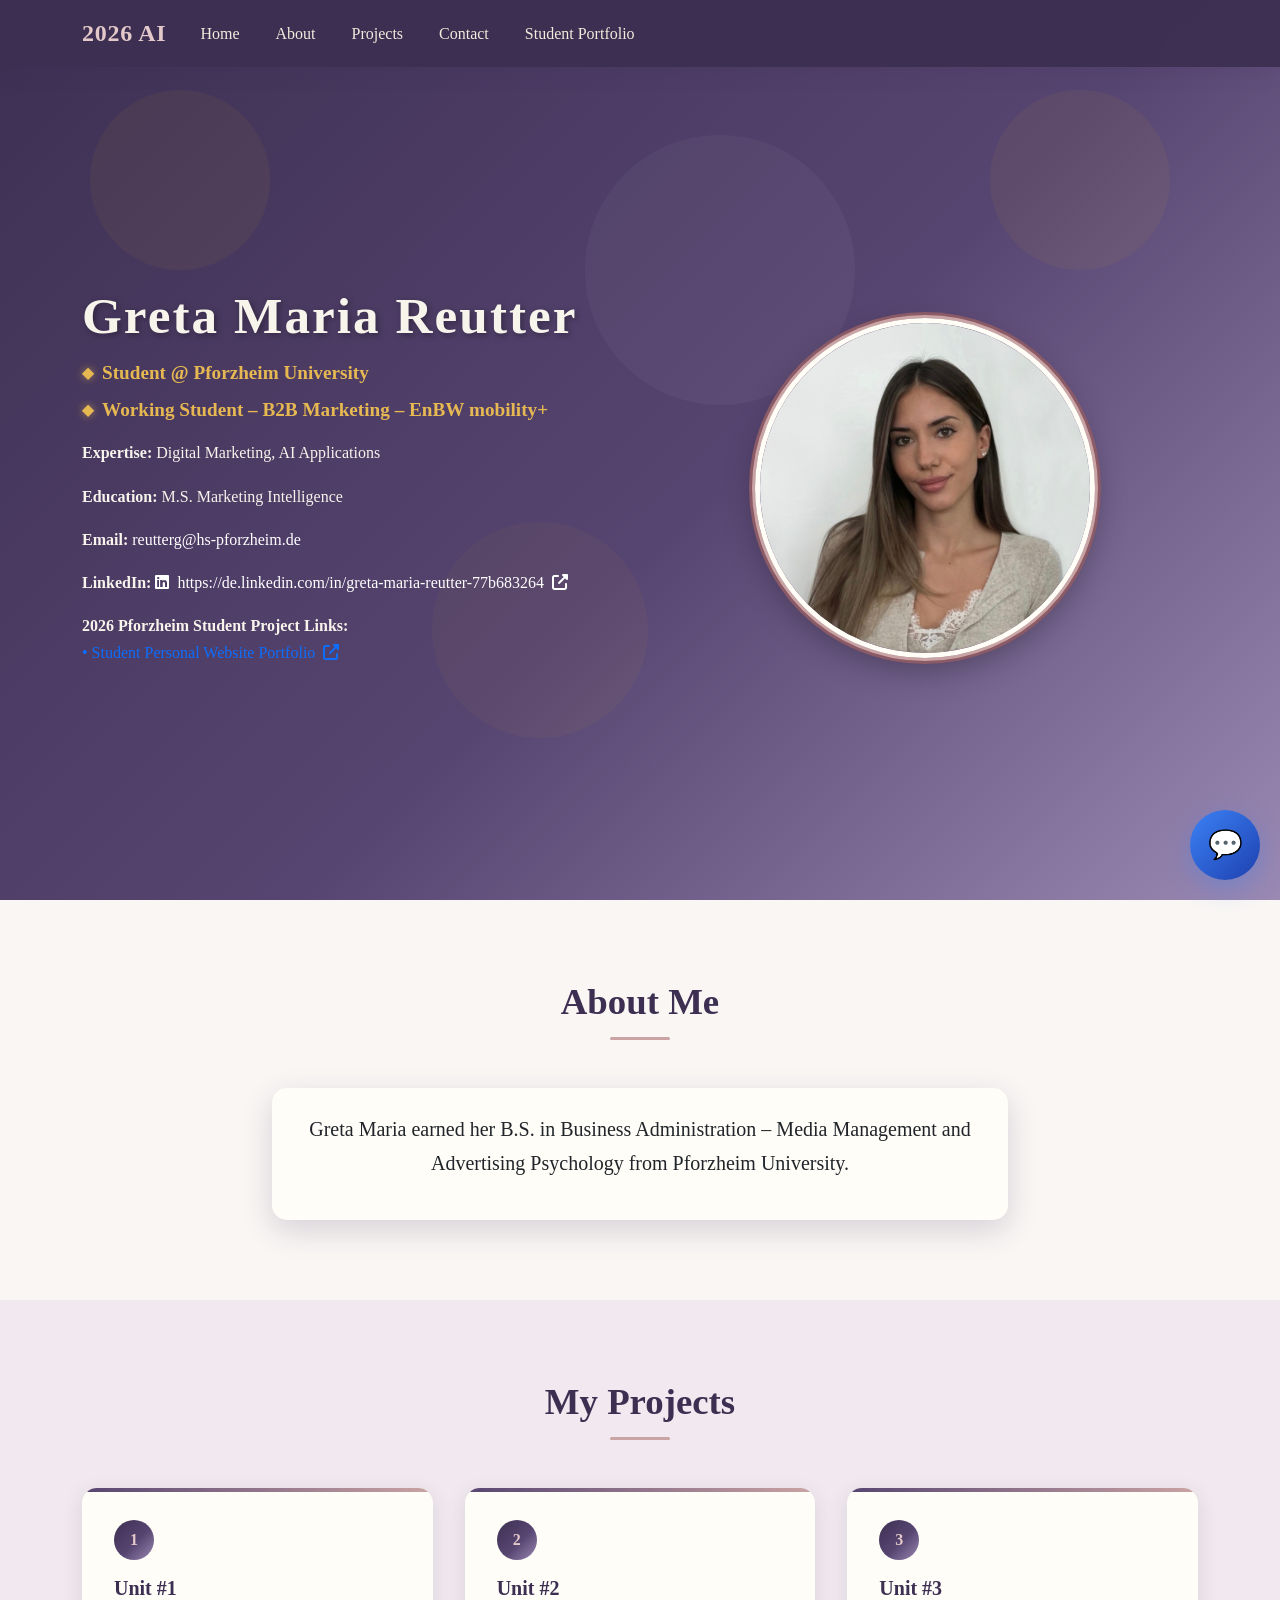
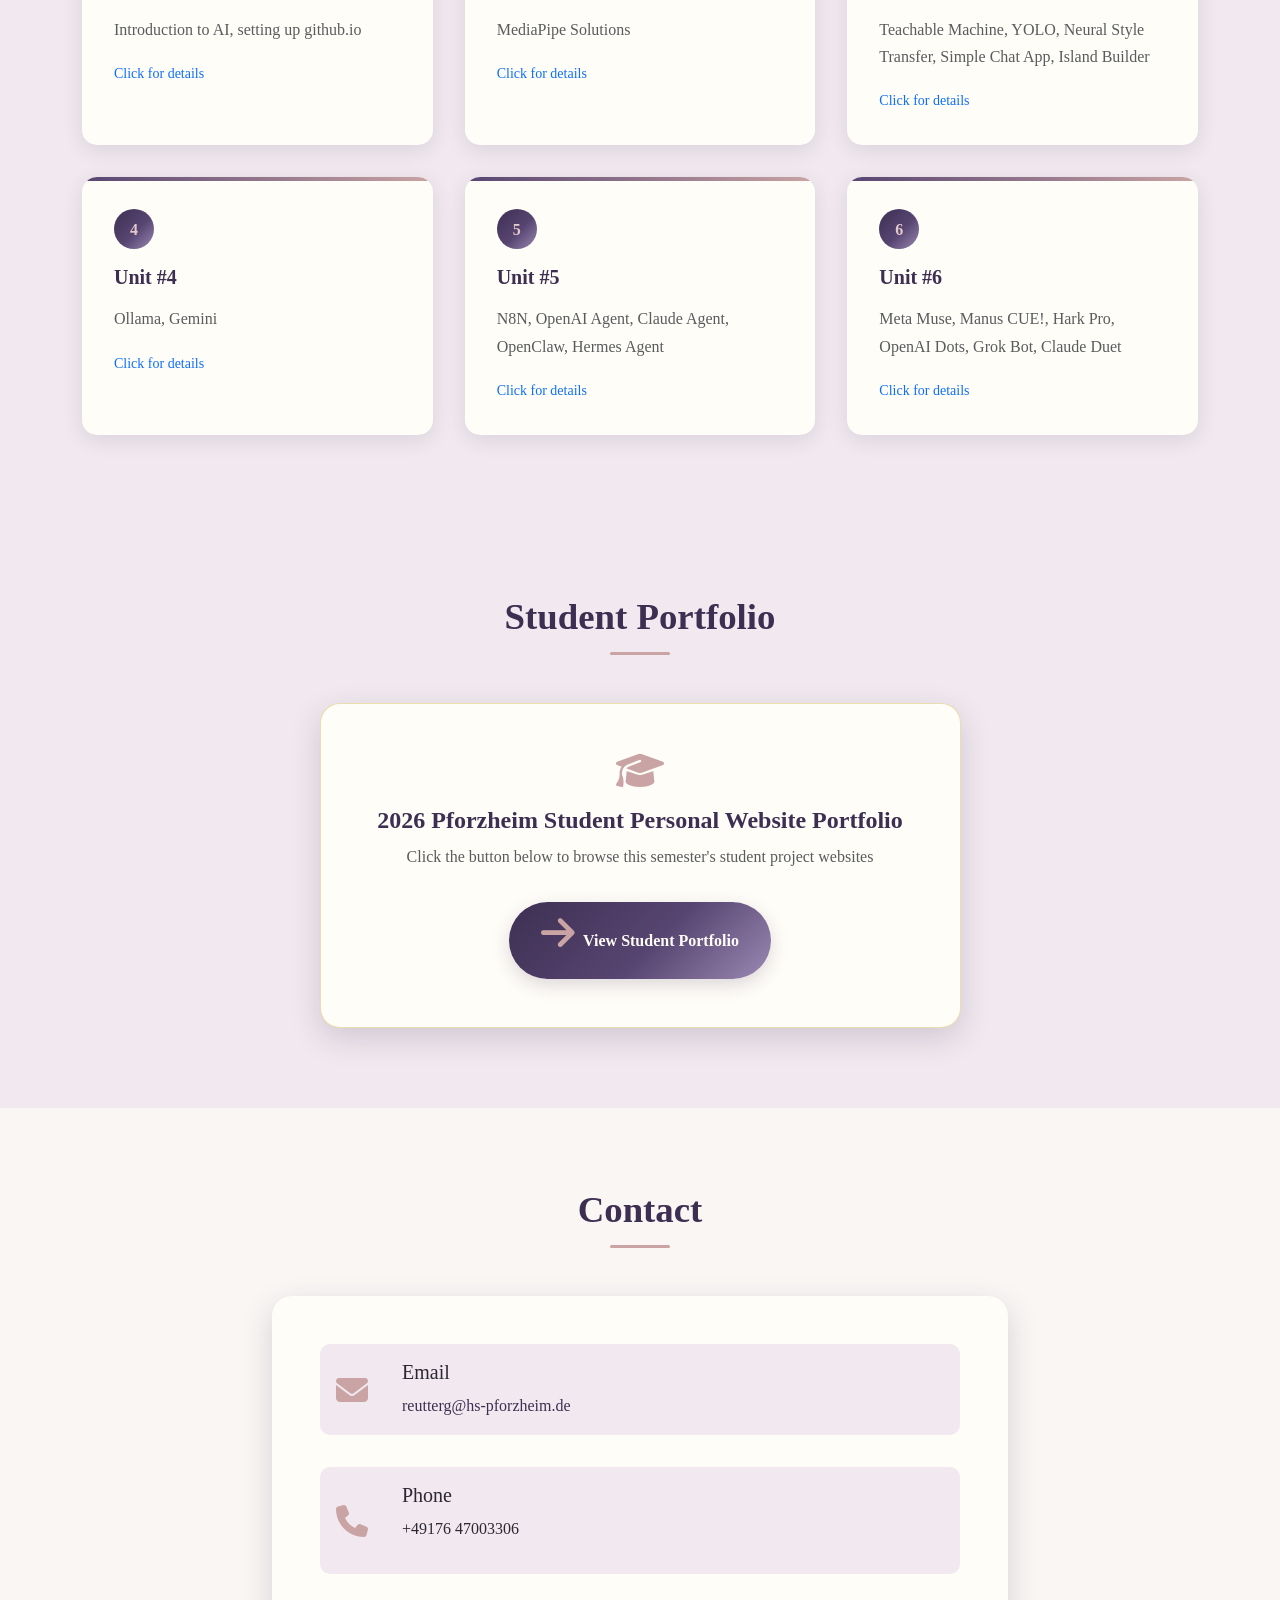
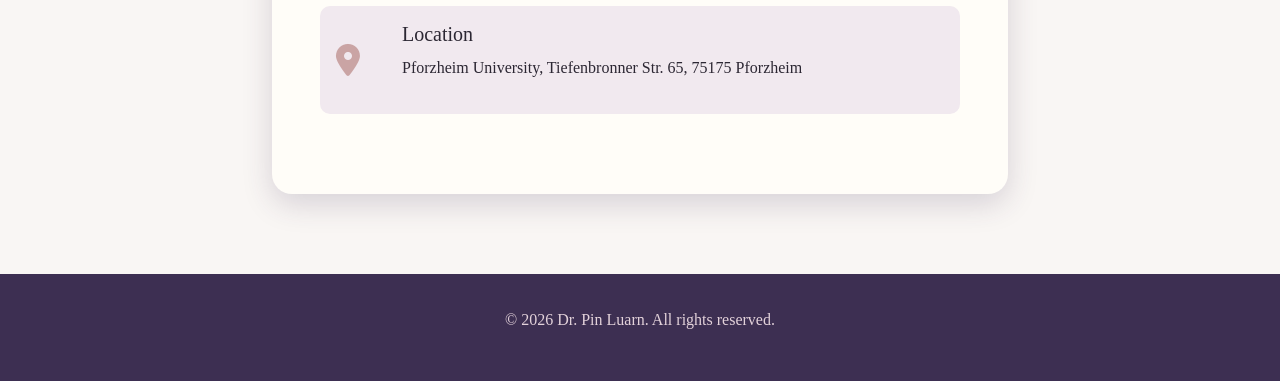
<file: index.html>
<!DOCTYPE html>
<html lang="en">
<head>
    <meta charset="UTF-8">
    <meta name="viewport" content="width=device-width, initial-scale=1.0">
    <title>Prof. Pin Luarn | 2026 AI Personal Site</title>
    <link href="https://cdnjs.cloudflare.com/ajax/libs/bootstrap/5.3.0/css/bootstrap.min.css" rel="stylesheet">
    <link href="https://cdnjs.cloudflare.com/ajax/libs/font-awesome/6.4.0/css/all.min.css" rel="stylesheet">
    <link rel="stylesheet" href="style.css">
    <link rel="icon" type="image/x-icon" href="favicon.ico">
    <!-- chatbot temporarily disabled; uncomment to enable and confirm the filename is chatbot.js -->
    <script src="chatbot.js"></script>
</head>
<body>
    <!-- Navigation -->
    <nav class="navbar navbar-expand-lg fixed-top">
        <div class="container">
            <a class="navbar-brand" href="#home">2026 AI</a>

            <button class="navbar-toggler" type="button" data-bs-toggle="collapse" data-bs-target="#navbarNav">
                <span class="navbar-toggler-icon"></span>
            </button>

            <div class="collapse navbar-collapse" id="navbarNav">
                <ul class="navbar-nav me-auto">
                    <li class="nav-item">
                        <a class="nav-link" href="#home">Home</a>
                    </li>
                    <li class="nav-item">
                        <a class="nav-link" href="#about">About</a>
                    </li>
                    <li class="nav-item">
                        <a class="nav-link" href="#projects">Projects</a>
                    </li>
                    <li class="nav-item">
                        <a class="nav-link" href="#contact">Contact</a>
                    </li>
                    <li class="nav-item">
                        <a class="nav-link" href="https://drluarn.github.io/student.html" target="_blank" rel="noopener">Student Portfolio</a>
                    </li>
                </ul>
            </div>
        </div>
    </nav>

    <!-- Hero Section -->
    <section id="home" class="hero">
        <div class="container">
            <div class="row align-items-center">
                <div class="col-lg-6 hero-content fade-in">
                    <h1 id="name"></h1>
                    <div class="titles-container">
                        <p class="subtitle title-line" id="title1"></p>
                        <p class="subtitle title-line" id="title2"></p>
                    </div>
                    <div class="mb-3">
                        <strong>Expertise:</strong>
                        <span id="expertise"></span>
                    </div>
                    <div class="mb-3">
                        <strong>Education:</strong>
                        <span id="education"></span>
                    </div>
                    <div class="mb-3">
                        <strong>Email:</strong>
                        <a href="" class="text-white" id="email"></a>
                    </div>
                    <div class="mb-3">
                        <strong>LinkedIn:</strong>
                        <a href="" target="_blank" class="text-white" id="linkedin">
                            <i class="fab fa-linkedin me-1"></i>
                            <span id="linkedin-text"></span>
                            <i class="fas fa-external-link-alt ms-1"></i>
                        </a>
                    </div>
                    <div class="mb-4 student-links">
                        <strong>2026 Pforzheim Student Project Links:</strong>
                        <div class="student-link-item">
                            <a href="https://drluarn.github.io/student.html" target="_blank" rel="noopener">
                                <span>• Student Personal Website Portfolio</span>
                                <i class="fas fa-external-link-alt ms-1"></i>
                            </a>
                        </div>
                    </div>
                </div>
                <div class="col-lg-6 text-center fade-in">
                    <img src="mypic.jpg" alt="profile photo" class="profile-img">
                </div>
            </div>
        </div>
    </section>

    <!-- About Section -->
    <section id="about" class="section">
        <div class="container">
            <h2 class="section-title">About Me</h2>
            <div class="row justify-content-center">
                <div class="col-lg-8">
                    <div class="card fade-in">
                        <div class="card-body p-4">
                            <p class="lead text-center" id="about-text">
                            </p>
                        </div>
                    </div>
                </div>
            </div>
        </div>
    </section>

    <!-- Projects Section -->
    <section id="projects" class="section bg-light">
        <div class="container">
            <h2 class="section-title">My Projects</h2>

            <!-- Projects are rendered dynamically by JS -->
            <div class="project-grid fade-in" id="projects-grid"></div>
        </div>
    </section>

    <!-- Student Portfolio Section -->
    <section id="portfolio" class="section bg-light">
        <div class="container">
            <h2 class="section-title">Student Portfolio</h2>
            <div class="row justify-content-center">
                <div class="col-lg-7">
                    <div class="portfolio-cta fade-in">
                        <i class="fas fa-graduation-cap"></i>
                        <h4 style="color: var(--navy-deep); font-weight: 700;">2026 Pforzheim Student Personal Website Portfolio</h4>
                        <p class="text-muted mt-2">Click the button below to browse this semester's student project websites</p>
                        <a href="https://drluarn.github.io/student.html" class="btn-elegant" target="_blank" rel="noopener">
                            <i class="fas fa-arrow-right"></i> <span>View Student Portfolio</span>
                        </a>
                    </div>
                </div>
            </div>
        </div>
    </section>

    <!-- Contact Section -->
    <section id="contact" class="section">
        <div class="container">
            <h2 class="section-title">Contact</h2>
            <div class="row justify-content-center">
                <div class="col-lg-8">
                    <div class="contact-info fade-in">
                        <div class="contact-item">
                            <i class="fas fa-envelope"></i>
                            <div>
                                <h5>Email</h5>
                                <a id="contact-email1" href=""></a>
                            </div>
                        </div>
                        <div class="contact-item">
                            <i class="fas fa-phone"></i>
                            <div>
                                <h5>Phone</h5>
                                <p id="contact-phone"></p>
                            </div>
                        </div>
                        <div class="contact-item">
                            <i class="fas fa-map-marker-alt"></i>
                            <div>
                                <h5>Location</h5>
                                <p id="contact-location"></p>
                            </div>
                        </div>
                    </div>
                </div>
            </div>
        </div>
    </section>

    <!-- Footer -->
    <footer class="footer">
        <div class="container">
            <p>&copy; 2026 Dr. Pin Luarn. All rights reserved.</p>
        </div>
    </footer>

    <!-- Bootstrap JS -->
    <script src="https://cdnjs.cloudflare.com/ajax/libs/bootstrap/5.3.0/js/bootstrap.bundle.min.js"></script>

    <script>
        const totalUnits = 6;

        // Fallback project descriptions (used if projects.txt cannot be fetched, e.g. opened via file://)
        const defaultProjects = [
            {id: 1, description: 'Introduction to AI, setting up github.io'},
            {id: 2, description: 'MediaPipe Solutions'},
            {id: 3, description: 'Teachable Machine, YOLO, Neural Style Transfer, Simple Chat App, Island Builder'},
            {id: 4, description: 'Ollama, Gemini'},
            {id: 5, description: 'N8N, OpenAI Agent, Claude Agent, OpenClaw, Hermes Agent'},
            {id: 6, description: 'Meta Muse, Manus CUE!, Hark Pro, OpenAI Dots, Grok Bot, Claude Duet'}
        ];

        let projects = defaultProjects;

        // Always read projects.txt from the instructor's own site so every student
        // fork (even hosted on a different github.io domain) shows the same, current
        // unit list rather than whatever projects.txt happens to ship in their repo.
        const PROJECTS_TXT_URL = 'https://drluarn.github.io/projects.txt';

        async function loadProjectsTxt() {
            try {
                const res = await fetch(PROJECTS_TXT_URL, { cache: 'no-store' });
                if (!res.ok) throw new Error('projects.txt not found');
                const text = await res.text();
                const parsed = parseProfileTxt(text);
                const loaded = [];
                for (let i = 1; i <= totalUnits; i++) {
                    const description = parsed[`unit${i}`];
                    if (description) loaded.push({id: i, description});
                }
                // Only use the loaded list if every unit was found; otherwise keep defaults
                projects = (loaded.length === totalUnits) ? loaded : defaultProjects;
            } catch (err) {
                console.warn('Could not load projects.txt, using built-in defaults.', err);
                projects = defaultProjects;
            }
        }

        // Fallback profile (used if profile.txt cannot be fetched, e.g. opened via file://)
        const defaultProfile = {
            name: 'Prof. Pin Luarn',
            title1: 'Top 2% Scientist Worldwide (2020-2026)',
            title2: '2024 National Teaching Award Laureate',
            expertise: 'Internet Marketing, AI Applications, Agentic AI',
            education: 'Ph.D. in Industrial Engineering, University of Wisconsin-Madison, USA',
            email: 'luarn@mail.ntust.edu.tw',
            linkedin: 'https://pse.is/8nn88y',
            about1: 'Prof. Luarn earned his B.S. in Industrial Engineering from Tunghai University,',
            about2: 'and his M.S. and Ph.D. in Industrial Engineering from the University of Wisconsin-Madison.',
            about3: "Named among the world's top 2% scientists by Stanford University & Elsevier for seven consecutive years (2020-2026).",
            about4: 'Recipient of the 2024 Presidential National Teaching Award, Taiwan',
            phone: '+886-2-2737-6754',
            location: 'T2-409, National Taiwan University of Science and Technology, No. 43, Sec. 4, Keelung Rd., Taipei, Taiwan'
        };

        let profileData = defaultProfile;

        // Parse a simple "key=value" text file, ignoring blank lines and comments
        function parseProfileTxt(text) {
            const data = {};
            text.split(/\r?\n/).forEach(line => {
                const trimmed = line.trim();
                if (!trimmed || trimmed.startsWith('#')) return;
                const idx = trimmed.indexOf('=');
                if (idx === -1) return;
                const key = trimmed.slice(0, idx).trim();
                const value = trimmed.slice(idx + 1).trim();
                data[key] = value;
            });
            return data;
        }

        async function loadProfileTxt() {
            try {
                const res = await fetch('profile.txt', { cache: 'no-store' });
                if (!res.ok) throw new Error('profile.txt not found');
                const text = await res.text();
                const parsed = parseProfileTxt(text);
                // Merge over defaults so missing keys still fall back gracefully
                profileData = Object.assign({}, defaultProfile, parsed);
            } catch (err) {
                console.warn('Could not load profile.txt, using built-in defaults.', err);
                profileData = defaultProfile;
            }
        }

        // Initialize page
        document.addEventListener('DOMContentLoaded', async function() {
            await Promise.all([loadProfileTxt(), loadProjectsTxt()]);
            applyProfileData();
            renderProjects();
            initScrollAnimations();
            initSmoothScrolling();
        });

        // Fill in profile fields (name, titles, about text, contact info)
        function applyProfileData() {
            const p = profileData;
            document.getElementById('name').textContent = p.name;
            document.getElementById('title1').textContent = p.title1;
            document.getElementById('title2').textContent = p.title2;
            document.getElementById('expertise').textContent = p.expertise;
            document.getElementById('education').textContent = p.education;

            document.getElementById('email').textContent = p.email;
            document.getElementById('email').href = `mailto:${p.email}`;
            document.getElementById('linkedin').href = p.linkedin;
            document.getElementById('linkedin-text').textContent = p.linkedin;

            const aboutParts = [p.about1, p.about2, p.about3, p.about4]
                .filter(text => text && text.trim());
            document.getElementById('about-text').innerHTML = aboutParts.join(' ');

            document.getElementById('contact-email1').textContent = p.email;
            document.getElementById('contact-email1').href = `mailto:${p.email}`;
            document.getElementById('contact-phone').textContent = p.phone;
            document.getElementById('contact-location').textContent = p.location;
        }

        // Render the project grid
        function renderProjects() {
            const grid = document.getElementById('projects-grid');

            grid.innerHTML = projects.map(project => {
                return `
                    <div class="project-card" onclick="openProject(${project.id})">
                        <div class="project-number">${project.id}</div>
                        <h5>Unit #${project.id}</h5>
                        <p class="text-muted">${project.description}</p>
                        <small class="text-primary">Click for details</small>
                    </div>
                `;
            }).join('');
        }

        // Open project details
        function openProject(id) {
            window.open(`unit.html?unit=${id}`, '_blank');
        }

        // Scroll-triggered fade-in animations
        function initScrollAnimations() {
            const observerOptions = {
                threshold: 0.1,
                rootMargin: '0px 0px -50px 0px'
            };

            const observer = new IntersectionObserver((entries) => {
                entries.forEach(entry => {
                    if (entry.isIntersecting) {
                        entry.target.classList.add('visible');
                    }
                });
            }, observerOptions);

            document.querySelectorAll('.fade-in').forEach(el => {
                observer.observe(el);
            });
        }

        // Smooth scrolling for in-page navigation links
        function initSmoothScrolling() {
            document.querySelectorAll('a[href^="#"]').forEach(anchor => {
                anchor.addEventListener('click', function (e) {
                    e.preventDefault();
                    const target = document.querySelector(this.getAttribute('href'));
                    if (target) {
                        const headerOffset = 70;
                        const elementPosition = target.getBoundingClientRect().top;
                        const offsetPosition = elementPosition + window.pageYOffset - headerOffset;

                        window.scrollTo({
                            top: offsetPosition,
                            behavior: 'smooth'
                        });
                    }
                });
            });
        }

        // Navbar background on scroll
        window.addEventListener('scroll', function() {
            const navbar = document.querySelector('.navbar');
            if (window.scrollY > 50) {
                navbar.style.background = 'rgba(255,255,255,0.98)';
            } else {
                navbar.style.background = 'rgba(255,255,255,0.95)';
            }
        });
    </script>
</body>
</html>
</file>
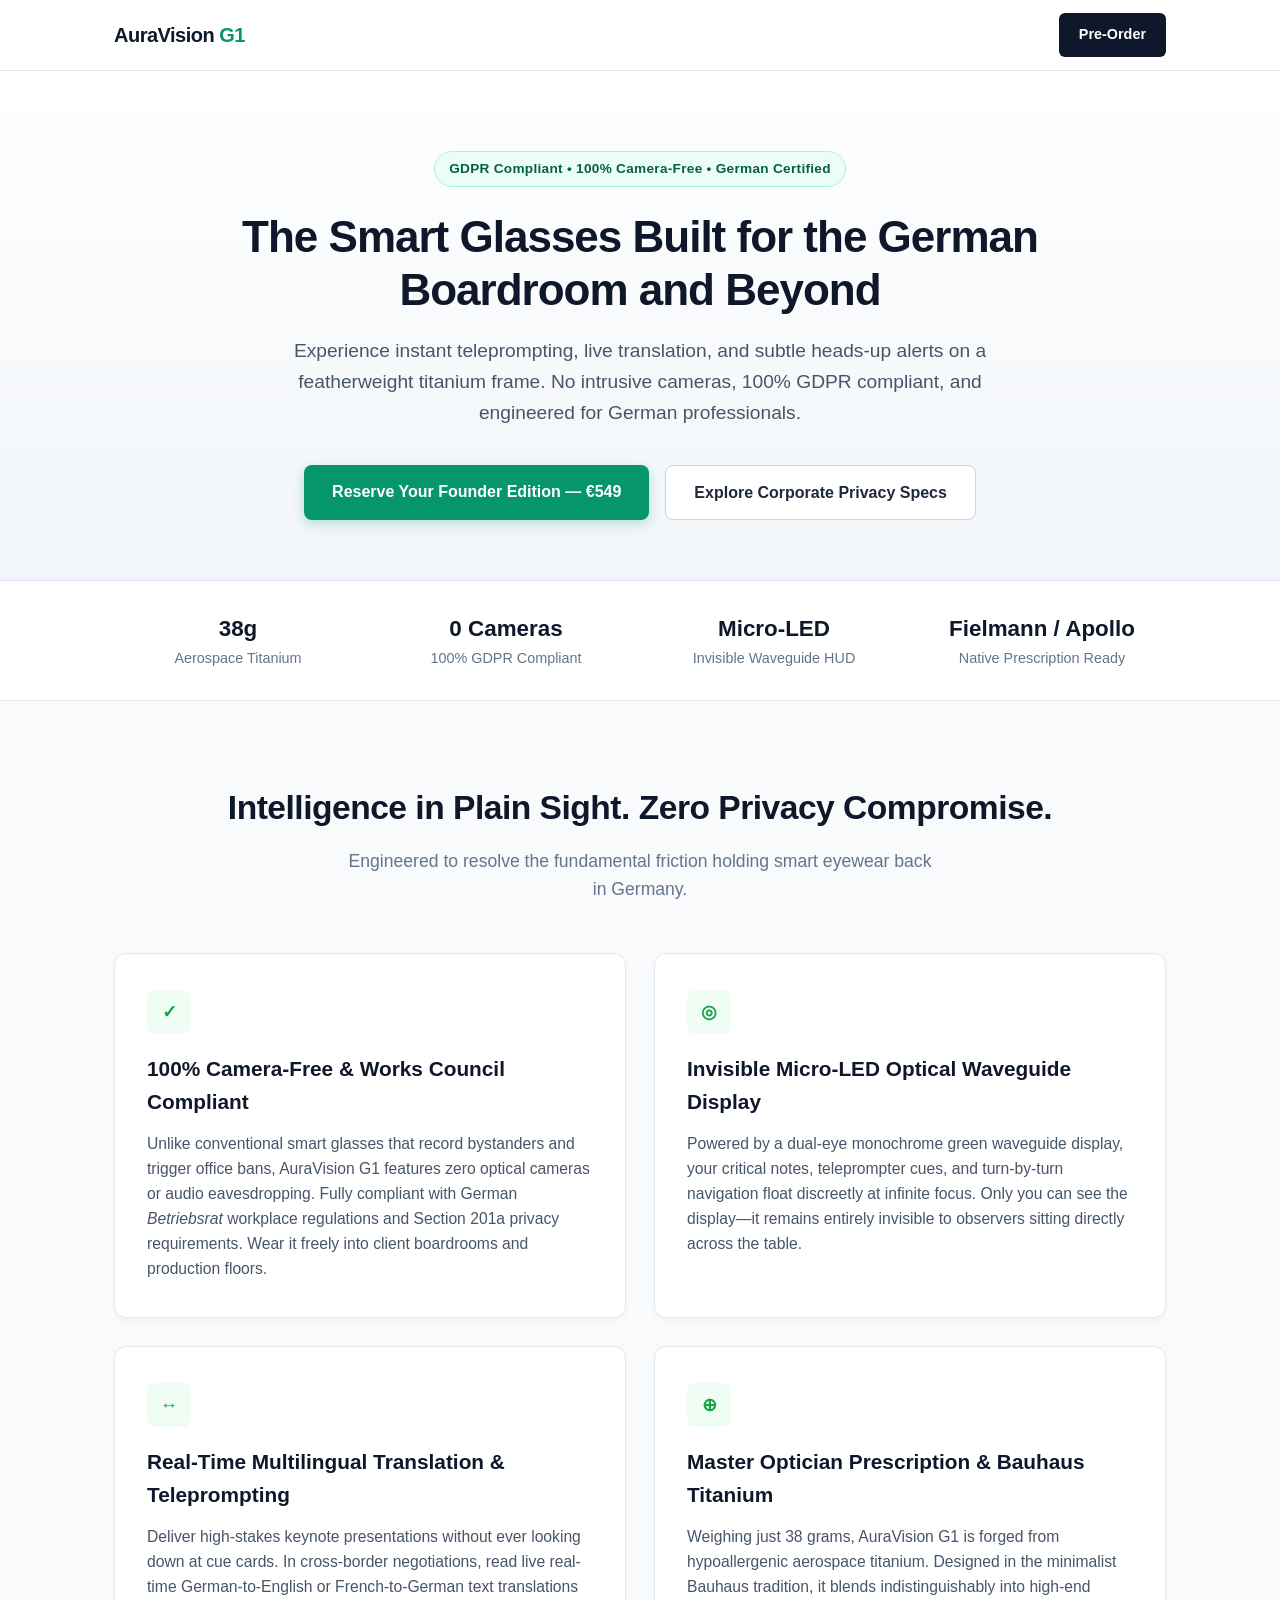
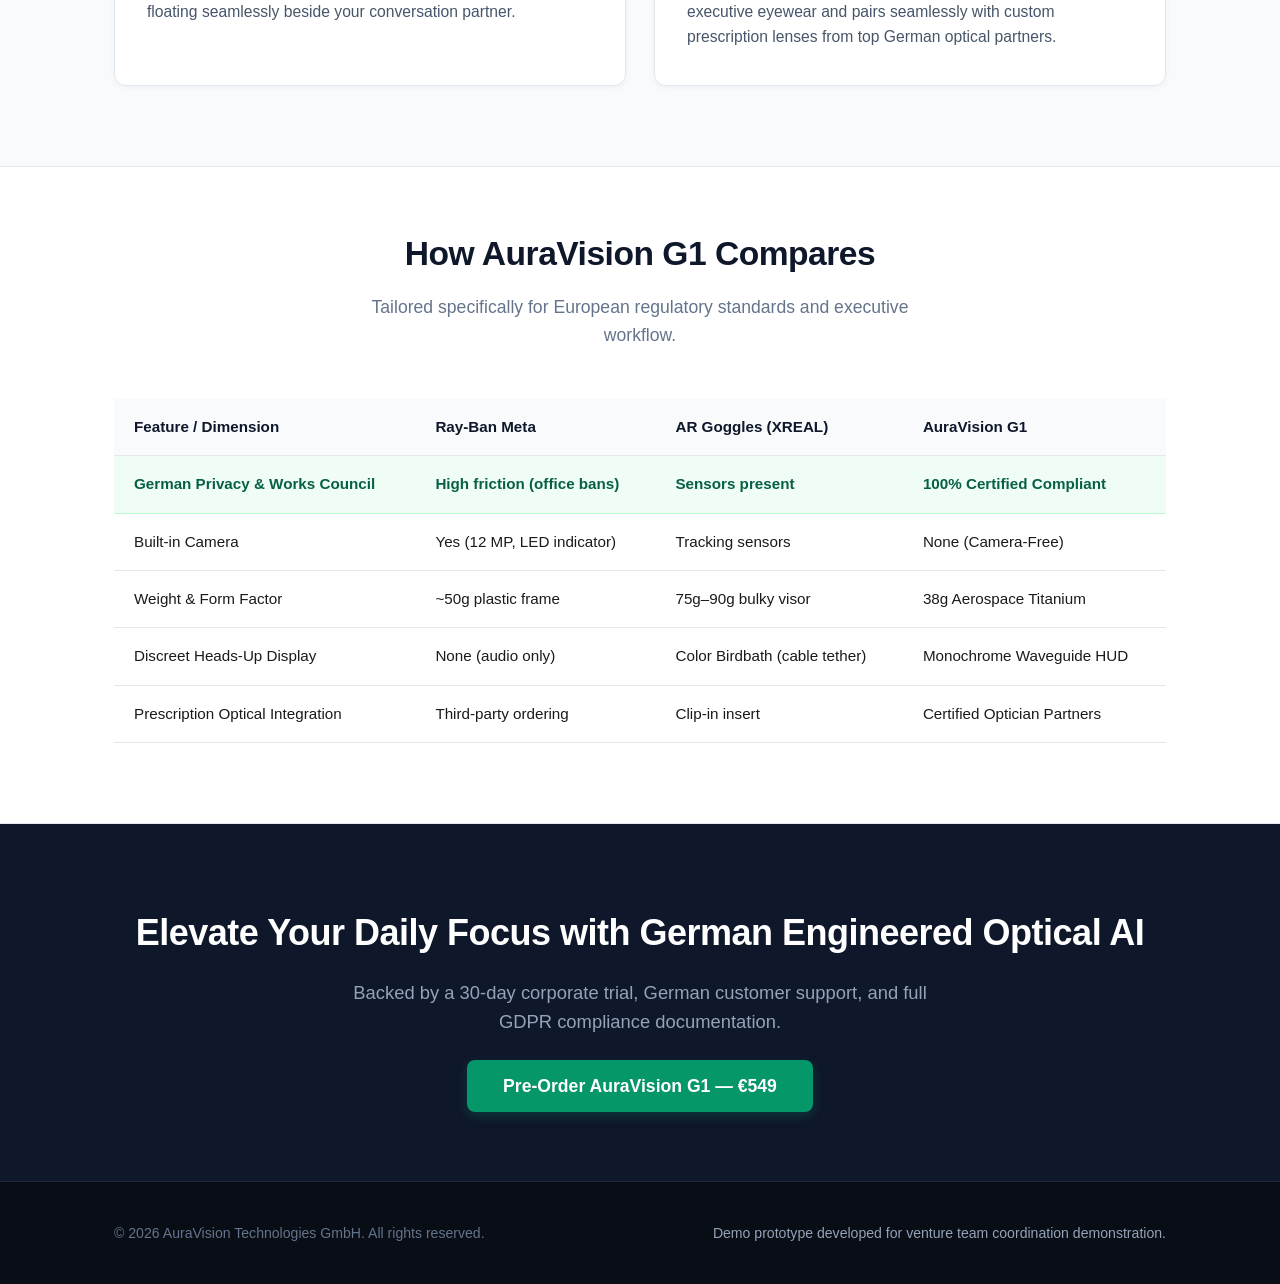
<file: smart-glasses-de/04-prototype/index.html>
<!DOCTYPE html>
<html lang="en">
<head>
  <meta charset="UTF-8">
  <meta name="viewport" content="width=device-width, initial-scale=1.0">
  <title>AuraVision G1 — Smart Glasses for the German Market</title>
  <style>
    /* Reset and Base Styles */
    * {
      box-sizing: border-box;
      margin: 0;
      padding: 0;
    }
    body {
      font-family: -apple-system, BlinkMacSystemFont, "Segoe UI", Roboto, Helvetica, Arial, sans-serif;
      line-height: 1.6;
      color: #1a1a1a;
      background-color: #f8fafc;
    }
    a {
      text-decoration: none;
      color: inherit;
    }

    /* Container */
    .container {
      max-width: 1100px;
      margin: 0 auto;
      padding: 0 24px;
    }

    /* Navigation Bar */
    header {
      background-color: #ffffff;
      border-bottom: 1px solid #e2e8f0;
      position: sticky;
      top: 0;
      z-index: 100;
    }
    .nav-inner {
      display: flex;
      justify-content: space-between;
      align-items: center;
      height: 70px;
    }
    .logo {
      font-size: 1.25rem;
      font-weight: 700;
      letter-spacing: -0.5px;
      color: #0f172a;
    }
    .logo span {
      color: #059669;
    }
    .nav-cta {
      background-color: #0f172a;
      color: #ffffff;
      padding: 10px 20px;
      border-radius: 6px;
      font-size: 0.9rem;
      font-weight: 600;
      transition: background-color 0.2s;
    }
    .nav-cta:hover {
      background-color: #1e293b;
    }

    /* Hero Section */
    .hero {
      padding: 80px 0 60px;
      text-align: center;
      background: linear-gradient(180deg, #ffffff 0%, #f1f5f9 100%);
      border-bottom: 1px solid #e2e8f0;
    }
    .badge {
      display: inline-block;
      padding: 6px 14px;
      background-color: #ecfdf5;
      color: #065f46;
      border: 1px solid #a7f3d0;
      border-radius: 9999px;
      font-size: 0.85rem;
      font-weight: 600;
      margin-bottom: 24px;
      letter-spacing: 0.3px;
    }
    .hero h1 {
      font-size: 2.75rem;
      line-height: 1.2;
      font-weight: 800;
      color: #0f172a;
      max-width: 850px;
      margin: 0 auto 20px;
      letter-spacing: -1px;
    }
    .hero p {
      font-size: 1.2rem;
      color: #475569;
      max-width: 720px;
      margin: 0 auto 36px;
    }
    .hero-actions {
      display: flex;
      justify-content: center;
      gap: 16px;
      flex-wrap: wrap;
    }
    .btn-primary {
      background-color: #059669;
      color: #ffffff;
      padding: 14px 28px;
      border-radius: 8px;
      font-weight: 600;
      font-size: 1rem;
      box-shadow: 0 4px 12px rgba(5, 150, 105, 0.25);
      transition: all 0.2s;
    }
    .btn-primary:hover {
      background-color: #047857;
      transform: translateY(-1px);
    }
    .btn-secondary {
      background-color: #ffffff;
      color: #1e293b;
      padding: 14px 28px;
      border-radius: 8px;
      font-weight: 600;
      font-size: 1rem;
      border: 1px solid #cbd5e1;
      transition: background-color 0.2s;
    }
    .btn-secondary:hover {
      background-color: #f8fafc;
    }

    /* Key Specs Bar */
    .specs-bar {
      padding: 30px 0;
      background-color: #ffffff;
      border-bottom: 1px solid #e2e8f0;
    }
    .specs-grid {
      display: grid;
      grid-template-columns: repeat(4, 1fr);
      gap: 20px;
      text-align: center;
    }
    .spec-item h4 {
      font-size: 1.4rem;
      font-weight: 700;
      color: #0f172a;
    }
    .spec-item p {
      font-size: 0.9rem;
      color: #64748b;
      font-weight: 500;
    }

    /* Selling Points Section */
    .features {
      padding: 80px 0;
    }
    .section-header {
      text-align: center;
      margin-bottom: 50px;
    }
    .section-header h2 {
      font-size: 2.1rem;
      font-weight: 700;
      color: #0f172a;
      margin-bottom: 12px;
      letter-spacing: -0.5px;
    }
    .section-header p {
      font-size: 1.1rem;
      color: #64748b;
      max-width: 600px;
      margin: 0 auto;
    }
    .feature-grid {
      display: grid;
      grid-template-columns: repeat(2, 1fr);
      gap: 28px;
    }
    .feature-card {
      background-color: #ffffff;
      border: 1px solid #e2e8f0;
      border-radius: 12px;
      padding: 36px 32px;
      box-shadow: 0 2px 6px rgba(0, 0, 0, 0.04);
      transition: transform 0.2s, box-shadow 0.2s;
    }
    .feature-card:hover {
      transform: translateY(-2px);
      box-shadow: 0 8px 20px rgba(0, 0, 0, 0.06);
    }
    .feature-icon {
      display: inline-flex;
      align-items: center;
      justify-content: center;
      width: 44px;
      height: 44px;
      border-radius: 8px;
      background-color: #f0fdf4;
      color: #16a34a;
      font-weight: 700;
      font-size: 1.1rem;
      margin-bottom: 18px;
    }
    .feature-card h3 {
      font-size: 1.3rem;
      font-weight: 700;
      color: #0f172a;
      margin-bottom: 12px;
    }
    .feature-card p {
      color: #475569;
      font-size: 0.98rem;
      line-height: 1.6;
    }

    /* Comparison Table Section */
    .comparison {
      padding: 60px 0 80px;
      background-color: #ffffff;
      border-top: 1px solid #e2e8f0;
      border-bottom: 1px solid #e2e8f0;
    }
    .table-wrapper {
      overflow-x: auto;
      margin-top: 36px;
    }
    table {
      width: 100%;
      border-collapse: collapse;
      text-align: left;
    }
    th, td {
      padding: 16px 20px;
      border-bottom: 1px solid #e2e8f0;
      font-size: 0.95rem;
    }
    th {
      background-color: #f8fafc;
      font-weight: 700;
      color: #0f172a;
    }
    tr.highlight {
      background-color: #f0fdf4;
      font-weight: 600;
    }
    tr.highlight td {
      color: #065f46;
      border-color: #bbf7d0;
    }

    /* CTA Section */
    .cta-section {
      padding: 80px 0;
      text-align: center;
      background-color: #0f172a;
      color: #ffffff;
    }
    .cta-box h2 {
      font-size: 2.25rem;
      font-weight: 800;
      margin-bottom: 16px;
      letter-spacing: -0.5px;
    }
    .cta-box p {
      font-size: 1.15rem;
      color: #94a3b8;
      max-width: 600px;
      margin: 0 auto 36px;
    }
    .cta-box .btn-primary {
      padding: 16px 36px;
      font-size: 1.1rem;
    }

    /* Footer */
    footer {
      background-color: #090d16;
      color: #64748b;
      padding: 40px 0;
      font-size: 0.88rem;
      border-top: 1px solid #1e293b;
    }
    .footer-inner {
      display: flex;
      justify-content: space-between;
      align-items: center;
      flex-wrap: wrap;
      gap: 16px;
    }
    .footer-note {
      color: #94a3b8;
    }

    /* Mobile Responsive */
    @media (max-width: 768px) {
      .hero h1 {
        font-size: 2rem;
      }
      .specs-grid {
        grid-template-columns: repeat(2, 1fr);
        gap: 16px;
      }
      .feature-grid {
        grid-template-columns: 1fr;
      }
      .footer-inner {
        flex-direction: column;
        text-align: center;
      }
    }
  </style>
</head>
<body>

  <!-- Navigation Bar -->
  <header>
    <div class="container nav-inner">
      <div class="logo">AuraVision <span>G1</span></div>
      <a href="#preorder" class="nav-cta">Pre-Order</a>
    </div>
  </header>

  <main>
    <!-- Hero Section -->
    <section class="hero">
      <div class="container">
        <div class="badge">GDPR Compliant &bull; 100% Camera-Free &bull; German Certified</div>
        <h1>The Smart Glasses Built for the German Boardroom and Beyond</h1>
        <p>Experience instant teleprompting, live translation, and subtle heads-up alerts on a featherweight titanium frame. No intrusive cameras, 100% GDPR compliant, and engineered for German professionals.</p>
        <div class="hero-actions">
          <a href="#preorder" class="btn-primary">Reserve Your Founder Edition — €549</a>
          <a href="#features" class="btn-secondary">Explore Corporate Privacy Specs</a>
        </div>
      </div>
    </section>

    <!-- Specs Bar -->
    <section class="specs-bar">
      <div class="container specs-grid">
        <div class="spec-item">
          <h4>38g</h4>
          <p>Aerospace Titanium</p>
        </div>
        <div class="spec-item">
          <h4>0 Cameras</h4>
          <p>100% GDPR Compliant</p>
        </div>
        <div class="spec-item">
          <h4>Micro-LED</h4>
          <p>Invisible Waveguide HUD</p>
        </div>
        <div class="spec-item">
          <h4>Fielmann / Apollo</h4>
          <p>Native Prescription Ready</p>
        </div>
      </div>
    </section>

    <!-- Core Features Section -->
    <section class="features" id="features">
      <div class="container">
        <div class="section-header">
          <h2>Intelligence in Plain Sight. Zero Privacy Compromise.</h2>
          <p>Engineered to resolve the fundamental friction holding smart eyewear back in Germany.</p>
        </div>

        <div class="feature-grid">
          <!-- Card 1 -->
          <div class="feature-card">
            <div class="feature-icon">&check;</div>
            <h3>100% Camera-Free & Works Council Compliant</h3>
            <p>Unlike conventional smart glasses that record bystanders and trigger office bans, AuraVision G1 features zero optical cameras or audio eavesdropping. Fully compliant with German <em>Betriebsrat</em> workplace regulations and Section 201a privacy requirements. Wear it freely into client boardrooms and production floors.</p>
          </div>

          <!-- Card 2 -->
          <div class="feature-card">
            <div class="feature-icon">&#9678;</div>
            <h3>Invisible Micro-LED Optical Waveguide Display</h3>
            <p>Powered by a dual-eye monochrome green waveguide display, your critical notes, teleprompter cues, and turn-by-turn navigation float discreetly at infinite focus. Only you can see the display—it remains entirely invisible to observers sitting directly across the table.</p>
          </div>

          <!-- Card 3 -->
          <div class="feature-card">
            <div class="feature-icon">&harr;</div>
            <h3>Real-Time Multilingual Translation & Teleprompting</h3>
            <p>Deliver high-stakes keynote presentations without ever looking down at cue cards. In cross-border negotiations, read live real-time German-to-English or French-to-German text translations floating seamlessly beside your conversation partner.</p>
          </div>

          <!-- Card 4 -->
          <div class="feature-card">
            <div class="feature-icon">&oplus;</div>
            <h3>Master Optician Prescription & Bauhaus Titanium</h3>
            <p>Weighing just 38 grams, AuraVision G1 is forged from hypoallergenic aerospace titanium. Designed in the minimalist Bauhaus tradition, it blends indistinguishably into high-end executive eyewear and pairs seamlessly with custom prescription lenses from top German optical partners.</p>
          </div>
        </div>
      </div>
    </section>

    <!-- Comparison Table Section -->
    <section class="comparison">
      <div class="container">
        <div class="section-header">
          <h2>How AuraVision G1 Compares</h2>
          <p>Tailored specifically for European regulatory standards and executive workflow.</p>
        </div>
        <div class="table-wrapper">
          <table>
            <thead>
              <tr>
                <th>Feature / Dimension</th>
                <th>Ray-Ban Meta</th>
                <th>AR Goggles (XREAL)</th>
                <th>AuraVision G1</th>
              </tr>
            </thead>
            <tbody>
              <tr class="highlight">
                <td>German Privacy & Works Council</td>
                <td>High friction (office bans)</td>
                <td>Sensors present</td>
                <td>100% Certified Compliant</td>
              </tr>
              <tr>
                <td>Built-in Camera</td>
                <td>Yes (12 MP, LED indicator)</td>
                <td>Tracking sensors</td>
                <td>None (Camera-Free)</td>
              </tr>
              <tr>
                <td>Weight & Form Factor</td>
                <td>~50g plastic frame</td>
                <td>75g–90g bulky visor</td>
                <td>38g Aerospace Titanium</td>
              </tr>
              <tr>
                <td>Discreet Heads-Up Display</td>
                <td>None (audio only)</td>
                <td>Color Birdbath (cable tether)</td>
                <td>Monochrome Waveguide HUD</td>
              </tr>
              <tr>
                <td>Prescription Optical Integration</td>
                <td>Third-party ordering</td>
                <td>Clip-in insert</td>
                <td>Certified Optician Partners</td>
              </tr>
            </tbody>
          </table>
        </div>
      </div>
    </section>

    <!-- Pre-Order CTA Section -->
    <section class="cta-section" id="preorder">
      <div class="container cta-box">
        <h2>Elevate Your Daily Focus with German Engineered Optical AI</h2>
        <p>Backed by a 30-day corporate trial, German customer support, and full GDPR compliance documentation.</p>
        <a href="#preorder" class="btn-primary">Pre-Order AuraVision G1 — €549</a>
      </div>
    </section>
  </main>

  <!-- Footer -->
  <footer>
    <div class="container footer-inner">
      <div class="copyright">&copy; 2026 AuraVision Technologies GmbH. All rights reserved.</div>
      <div class="footer-note">Demo prototype developed for venture team coordination demonstration.</div>
    </div>
  </footer>

</body>
</html>
</file>
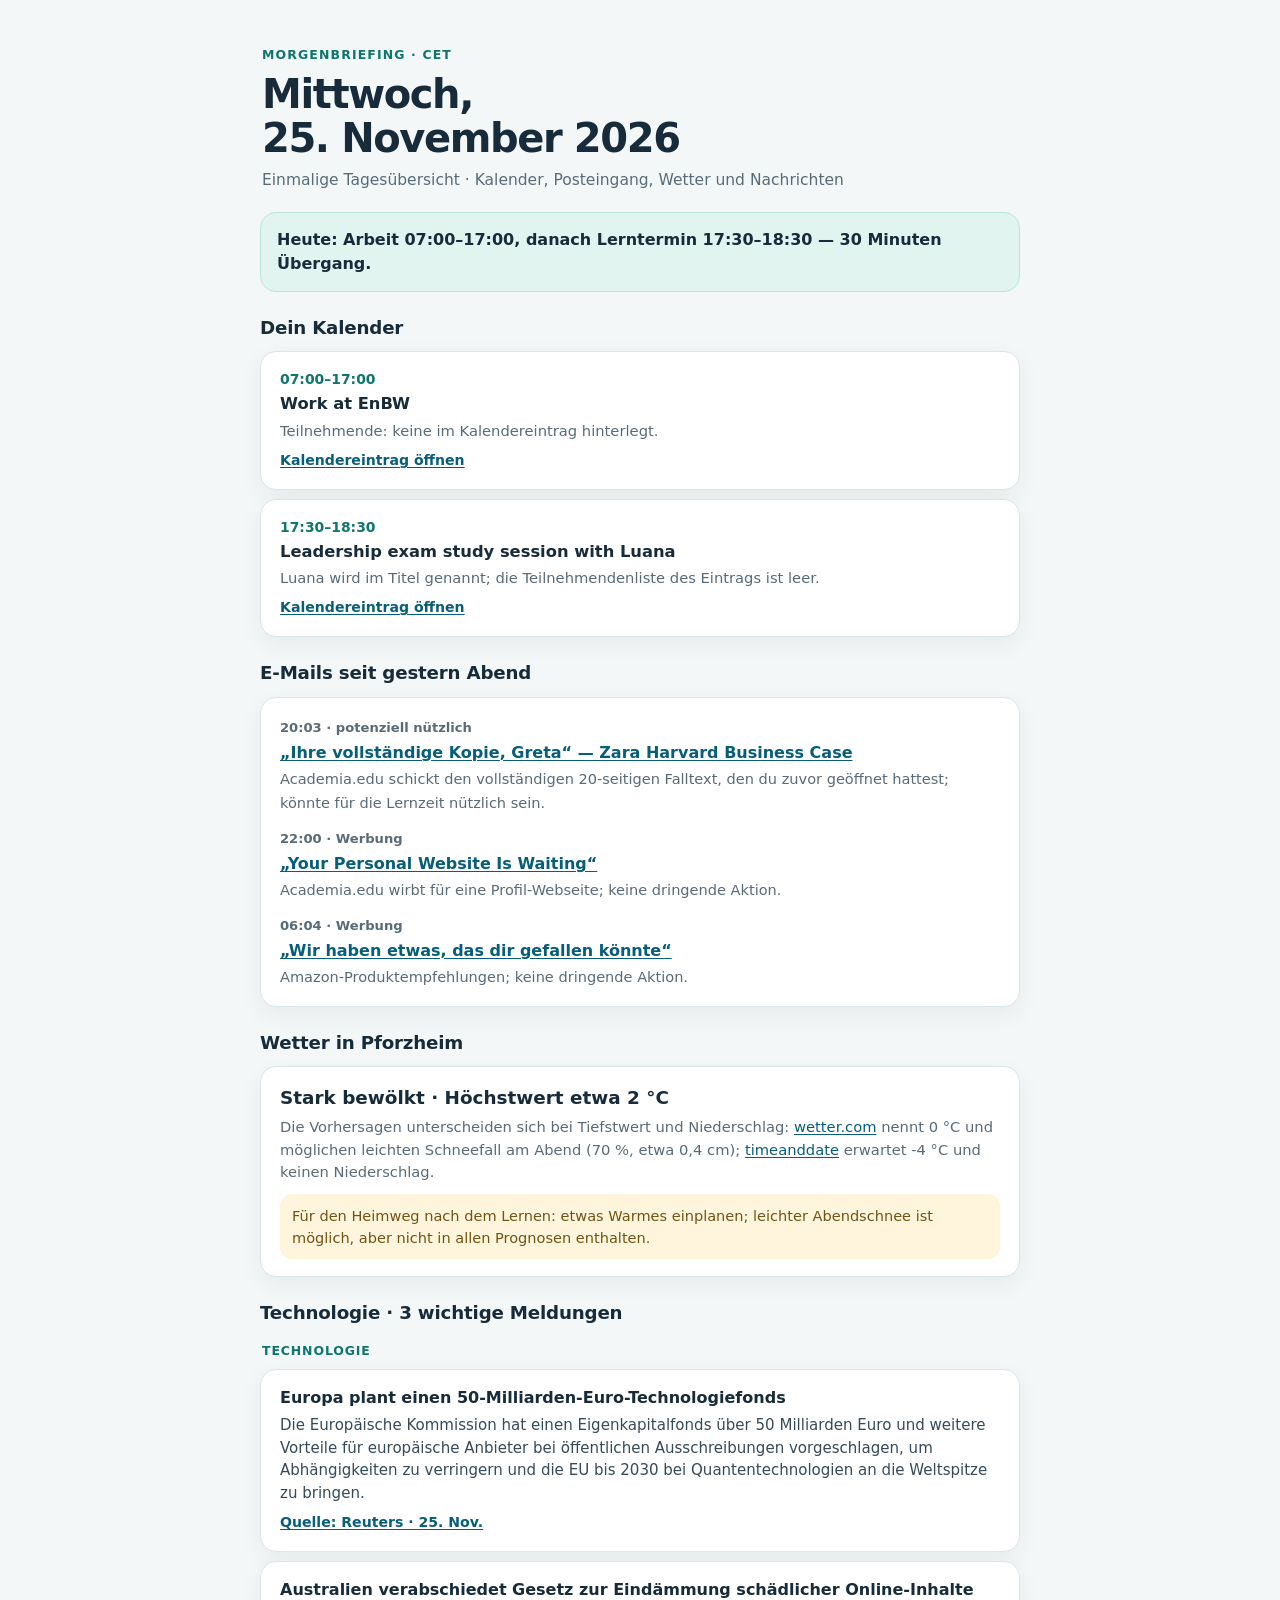
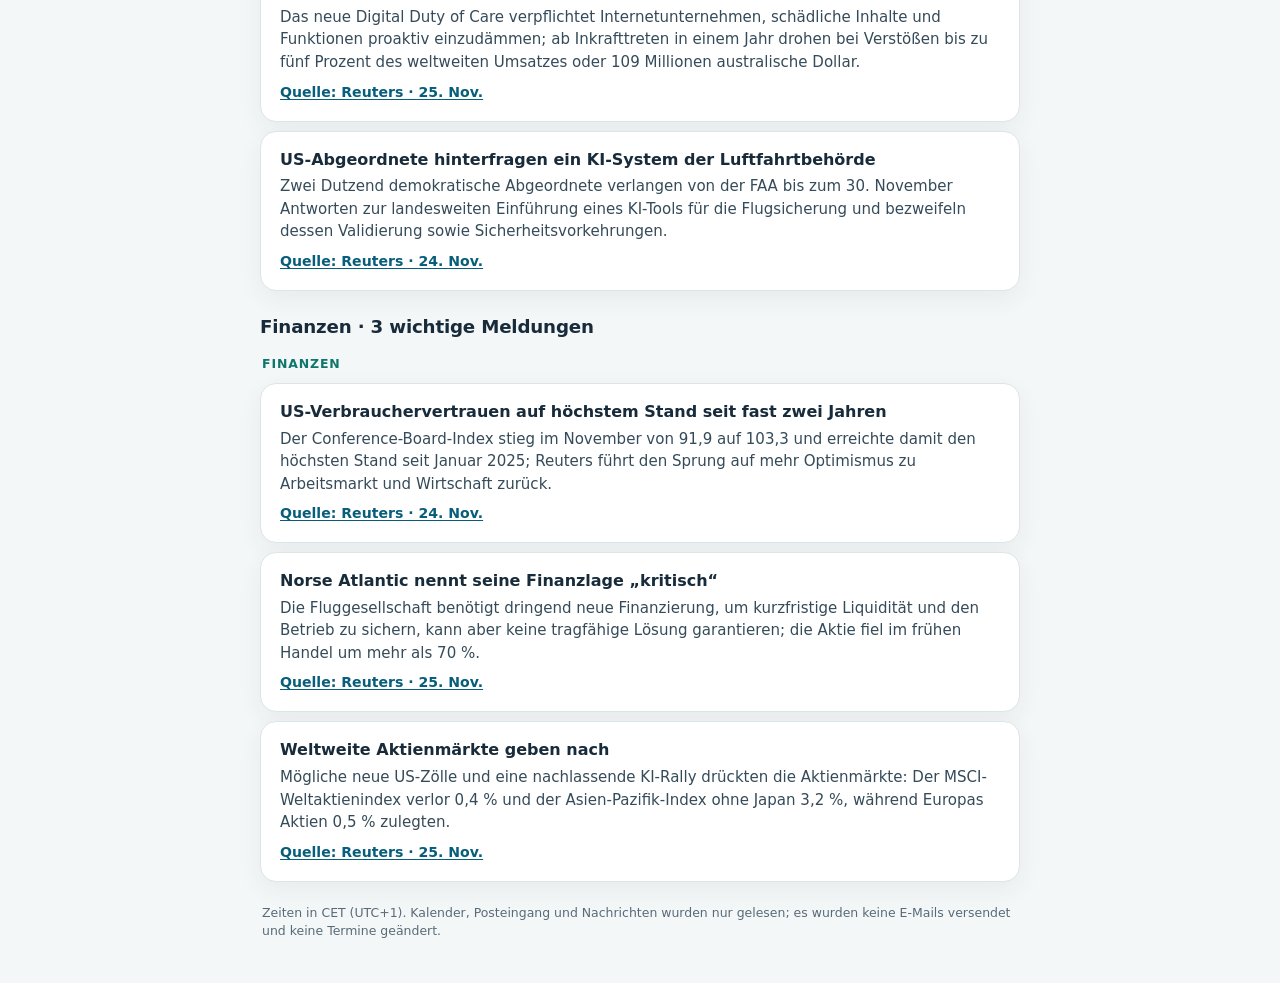
<file: Briefing_2026-11-25.html>
<!doctype html>
<html lang="de">
<head>
  <meta charset="utf-8">
  <meta name="viewport" content="width=device-width, initial-scale=1">
  <meta name="color-scheme" content="light">
  <title>Morgenbriefing · Mittwoch, 25. November 2026</title>
  <style>
    :root {
      --ink: #172b3a;
      --muted: #586b78;
      --paper: #f4f7f8;
      --card: #ffffff;
      --accent: #0f766e;
      --accent-soft: #e1f4f0;
      --line: #dce5e9;
      --warm: #fff5dc;
      --warm-ink: #725314;
      --blue-soft: #edf4fb;
      --shadow: 0 8px 24px rgba(23, 43, 58, .06);
    }
    * { box-sizing: border-box; }
    html { background: var(--paper); }
    body {
      margin: 0;
      color: var(--ink);
      background: var(--paper);
      font: 16px/1.5 system-ui, -apple-system, BlinkMacSystemFont, "Segoe UI", sans-serif;
      -webkit-font-smoothing: antialiased;
    }
    main { width: min(100% - 28px, 760px); margin: 0 auto; padding: 26px 0 42px; }
    header { padding: 10px 2px 20px; }
    .eyebrow { margin: 0 0 7px; color: var(--accent); font-size: .78rem; font-weight: 750; letter-spacing: .09em; text-transform: uppercase; }
    h1 { margin: 0; font-size: clamp(1.75rem, 7vw, 2.5rem); line-height: 1.1; letter-spacing: -.035em; }
    .subtitle { margin: 9px 0 0; color: var(--muted); font-size: .97rem; }
    .callout {
      margin: 0 0 18px; padding: 15px 16px; border: 1px solid #b8e5dc;
      border-radius: 16px; background: var(--accent-soft); font-weight: 650;
    }
    section { margin: 18px 0; }
    h2 { margin: 0 0 10px; font-size: 1.14rem; letter-spacing: -.01em; }
    .card {
      margin: 9px 0; padding: 15px 16px; border: 1px solid var(--line);
      border-radius: 16px; background: var(--card); box-shadow: var(--shadow);
    }
    .event-time { color: var(--accent); font-size: .87rem; font-weight: 800; font-variant-numeric: tabular-nums; }
    .event-title { margin: 2px 0 3px; font-size: 1.02rem; font-weight: 730; }
    .detail { margin: 0; color: var(--muted); font-size: .92rem; }
    .weather-main { margin: 0 0 5px; font-size: 1.15rem; font-weight: 750; }
    .weather-note { margin: 11px 0 0; padding: 11px 12px; border-radius: 12px; background: var(--warm); color: var(--warm-ink); font-size: .91rem; }
    .mail-line { margin: 0 0 11px; }
    .mail-line:last-child { margin-bottom: 0; }
    .mail-time { color: var(--muted); font-size: .82rem; font-weight: 700; }
    .mail-title { display: block; margin: 2px 0; font-weight: 720; }
    .mail-note { color: var(--muted); font-size: .91rem; }
    .section-label { margin: 15px 2px 5px; color: var(--accent); font-size: .78rem; font-weight: 800; letter-spacing: .07em; text-transform: uppercase; }
    .news-title { margin: 0 0 5px; font-size: 1rem; line-height: 1.35; }
    .news-copy { margin: 0; color: #354b59; font-size: .94rem; }
    .source { display: inline-block; margin-top: 8px; font-size: .88rem; font-weight: 700; }
    a { color: #075e7b; text-decoration-thickness: 1px; text-underline-offset: 2px; }
    a:hover { color: #0f766e; }
    footer { margin: 22px 2px 0; color: var(--muted); font-size: .78rem; }
    @media (min-width: 640px) {
      main { padding-top: 36px; }
      .card { padding: 17px 19px; }
      section { margin: 22px 0; }
    }
    @media print {
      html, body { background: #fff; }
      main { width: 100%; padding: 0; }
      .card { box-shadow: none; break-inside: avoid; }
    }
  </style>
</head>
<body>
<main>
  <header>
    <p class="eyebrow">Morgenbriefing · CET</p>
    <h1>Mittwoch,<br>25. November 2026</h1>
    <p class="subtitle">Einmalige Tagesübersicht · Kalender, Posteingang, Wetter und Nachrichten</p>
  </header>

  <div class="callout">Heute: Arbeit 07:00–17:00, danach Lerntermin 17:30–18:30 — 30 Minuten Übergang.</div>

  <section aria-labelledby="agenda-heading">
    <h2 id="agenda-heading">Dein Kalender</h2>
    <article class="card">
      <div class="event-time">07:00–17:00</div>
      <p class="event-title">Work at EnBW</p>
      <p class="detail">Teilnehmende: keine im Kalendereintrag hinterlegt.</p>
      <a class="source" href="https://www.google.com/calendar/event?eid=dWNmZW04MmhycWdkNzJmbzczYnR1MTZvODAgZ3JldGFtYXJpYXJldXR0ZWVyQG0" target="_blank" rel="noopener">Kalendereintrag öffnen</a>
    </article>
    <article class="card">
      <div class="event-time">17:30–18:30</div>
      <p class="event-title">Leadership exam study session with Luana</p>
      <p class="detail">Luana wird im Titel genannt; die Teilnehmendenliste des Eintrags ist leer.</p>
      <a class="source" href="https://www.google.com/calendar/event?eid=b2p1YzVtcXMzaTRyMTBjYjU2aGs2MjczOGcgZ3JldGFtYXJpYXJldXR0ZWVyQG0" target="_blank" rel="noopener">Kalendereintrag öffnen</a>
    </article>
  </section>

  <section aria-labelledby="mail-heading">
    <h2 id="mail-heading">E-Mails seit gestern Abend</h2>
    <article class="card">
      <p class="mail-line">
        <span class="mail-time">20:03 · potenziell nützlich</span>
        <a class="mail-title" href="https://mail.google.com/mail/?authuser=gretamariareutteer%40gmail.com#all/1a20ef16dbdc0415" target="_blank" rel="noopener">„Ihre vollständige Kopie, Greta“ — Zara Harvard Business Case</a>
        <span class="mail-note">Academia.edu schickt den vollständigen 20-seitigen Falltext, den du zuvor geöffnet hattest; könnte für die Lernzeit nützlich sein.</span>
      </p>
      <p class="mail-line">
        <span class="mail-time">22:00 · Werbung</span>
        <a class="mail-title" href="https://mail.google.com/mail/?authuser=gretamariareutteer%40gmail.com#all/1a20f5c7178b70c1" target="_blank" rel="noopener">„Your Personal Website Is Waiting“</a>
        <span class="mail-note">Academia.edu wirbt für eine Profil-Webseite; keine dringende Aktion.</span>
      </p>
      <p class="mail-line">
        <span class="mail-time">06:04 · Werbung</span>
        <a class="mail-title" href="https://mail.google.com/mail/?authuser=gretamariareutteer%40gmail.com#all/1a211175f98a93d2" target="_blank" rel="noopener">„Wir haben etwas, das dir gefallen könnte“</a>
        <span class="mail-note">Amazon-Produktempfehlungen; keine dringende Aktion.</span>
      </p>
    </article>
  </section>

  <section aria-labelledby="weather-heading">
    <h2 id="weather-heading">Wetter in Pforzheim</h2>
    <article class="card">
      <p class="weather-main">Stark bewölkt · Höchstwert etwa 2&nbsp;°C</p>
      <p class="detail">Die Vorhersagen unterscheiden sich bei Tiefstwert und Niederschlag: <a href="https://www.wetter.com/wetter_aktuell/wettervorhersage/16_tagesvorhersage/deutschland/pforzheim/DE0008240.html" target="_blank" rel="noopener">wetter.com</a> nennt 0&nbsp;°C und möglichen leichten Schneefall am Abend (70&nbsp;%, etwa 0,4&nbsp;cm); <a href="https://www.timeanddate.com/weather/germany/pforzheim/ext" target="_blank" rel="noopener">timeanddate</a> erwartet -4&nbsp;°C und keinen Niederschlag.</p>
      <p class="weather-note">Für den Heimweg nach dem Lernen: etwas Warmes einplanen; leichter Abendschnee ist möglich, aber nicht in allen Prognosen enthalten.</p>
    </article>
  </section>

  <section aria-labelledby="news-heading">
    <h2 id="news-heading">Technologie · 3 wichtige Meldungen</h2>
    <p class="section-label">Technologie</p>
    <article class="card">
      <h3 class="news-title">Europa plant einen 50-Milliarden-Euro-Technologiefonds</h3>
      <p class="news-copy">Die Europäische Kommission hat einen Eigenkapitalfonds über 50 Milliarden Euro und weitere Vorteile für europäische Anbieter bei öffentlichen Ausschreibungen vorgeschlagen, um Abhängigkeiten zu verringern und die EU bis 2030 bei Quantentechnologien an die Weltspitze zu bringen.</p>
      <a class="source" href="https://www.reuters.com/world/china/europe-plans-50-billion-sovereign-tech-equity-fund-boost-quantum-technology-2026-11-25/" target="_blank" rel="noopener">Quelle: Reuters · 25. Nov.</a>
    </article>
    <article class="card">
      <h3 class="news-title">Australien verabschiedet Gesetz zur Eindämmung schädlicher Online-Inhalte</h3>
      <p class="news-copy">Das neue Digital Duty of Care verpflichtet Internetunternehmen, schädliche Inhalte und Funktionen proaktiv einzudämmen; ab Inkrafttreten in einem Jahr drohen bei Verstößen bis zu fünf Prozent des weltweiten Umsatzes oder 109 Millionen australische Dollar.</p>
      <a class="source" href="https://www.reuters.com/legal/litigation/australia-passes-law-forcing-internet-platforms-take-down-harmful-content-2026-11-25/" target="_blank" rel="noopener">Quelle: Reuters · 25. Nov.</a>
    </article>
    <article class="card">
      <h3 class="news-title">US-Abgeordnete hinterfragen ein KI-System der Luftfahrtbehörde</h3>
      <p class="news-copy">Zwei Dutzend demokratische Abgeordnete verlangen von der FAA bis zum 30. November Antworten zur landesweiten Einführung eines KI-Tools für die Flugsicherung und bezweifeln dessen Validierung sowie Sicherheitsvorkehrungen.</p>
      <a class="source" href="https://www.reuters.com/legal/government/us-lawmakers-raise-alarm-faa-decision-deploy-aviation-ai-tool-nationally-2026-11-24/" target="_blank" rel="noopener">Quelle: Reuters · 24. Nov.</a>
    </article>

    <h2 style="margin-top:22px">Finanzen · 3 wichtige Meldungen</h2>
    <p class="section-label">Finanzen</p>
    <article class="card">
      <h3 class="news-title">US-Verbrauchervertrauen auf höchstem Stand seit fast zwei Jahren</h3>
      <p class="news-copy">Der Conference-Board-Index stieg im November von 91,9 auf 103,3 und erreichte damit den höchsten Stand seit Januar 2025; Reuters führt den Sprung auf mehr Optimismus zu Arbeitsmarkt und Wirtschaft zurück.</p>
      <a class="source" href="https://www.reuters.com/world/us/us-consumer-confidence-surges-highest-level-nearly-two-years-2026-11-24/" target="_blank" rel="noopener">Quelle: Reuters · 24. Nov.</a>
    </article>
    <article class="card">
      <h3 class="news-title">Norse Atlantic nennt seine Finanzlage „kritisch“</h3>
      <p class="news-copy">Die Fluggesellschaft benötigt dringend neue Finanzierung, um kurzfristige Liquidität und den Betrieb zu sichern, kann aber keine tragfähige Lösung garantieren; die Aktie fiel im frühen Handel um mehr als 70&nbsp;%.</p>
      <a class="source" href="https://www.reuters.com/markets/europe/airline-norse-atlantic-says-it-is-critical-financial-situation-2026-11-25/" target="_blank" rel="noopener">Quelle: Reuters · 25. Nov.</a>
    </article>
    <article class="card">
      <h3 class="news-title">Weltweite Aktienmärkte geben nach</h3>
      <p class="news-copy">Mögliche neue US-Zölle und eine nachlassende KI-Rally drückten die Aktienmärkte: Der MSCI-Weltaktienindex verlor 0,4&nbsp;% und der Asien-Pazifik-Index ohne Japan 3,2&nbsp;%, während Europas Aktien 0,5&nbsp;% zulegten.</p>
      <a class="source" href="https://www.reuters.com/world/china/global-markets-global-markets-2026-11-25/" target="_blank" rel="noopener">Quelle: Reuters · 25. Nov.</a>
    </article>
  </section>

  <footer>Zeiten in CET (UTC+1). Kalender, Posteingang und Nachrichten wurden nur gelesen; es wurden keine E-Mails versendet und keine Termine geändert.</footer>
</main>
</body>
</html>
</file>
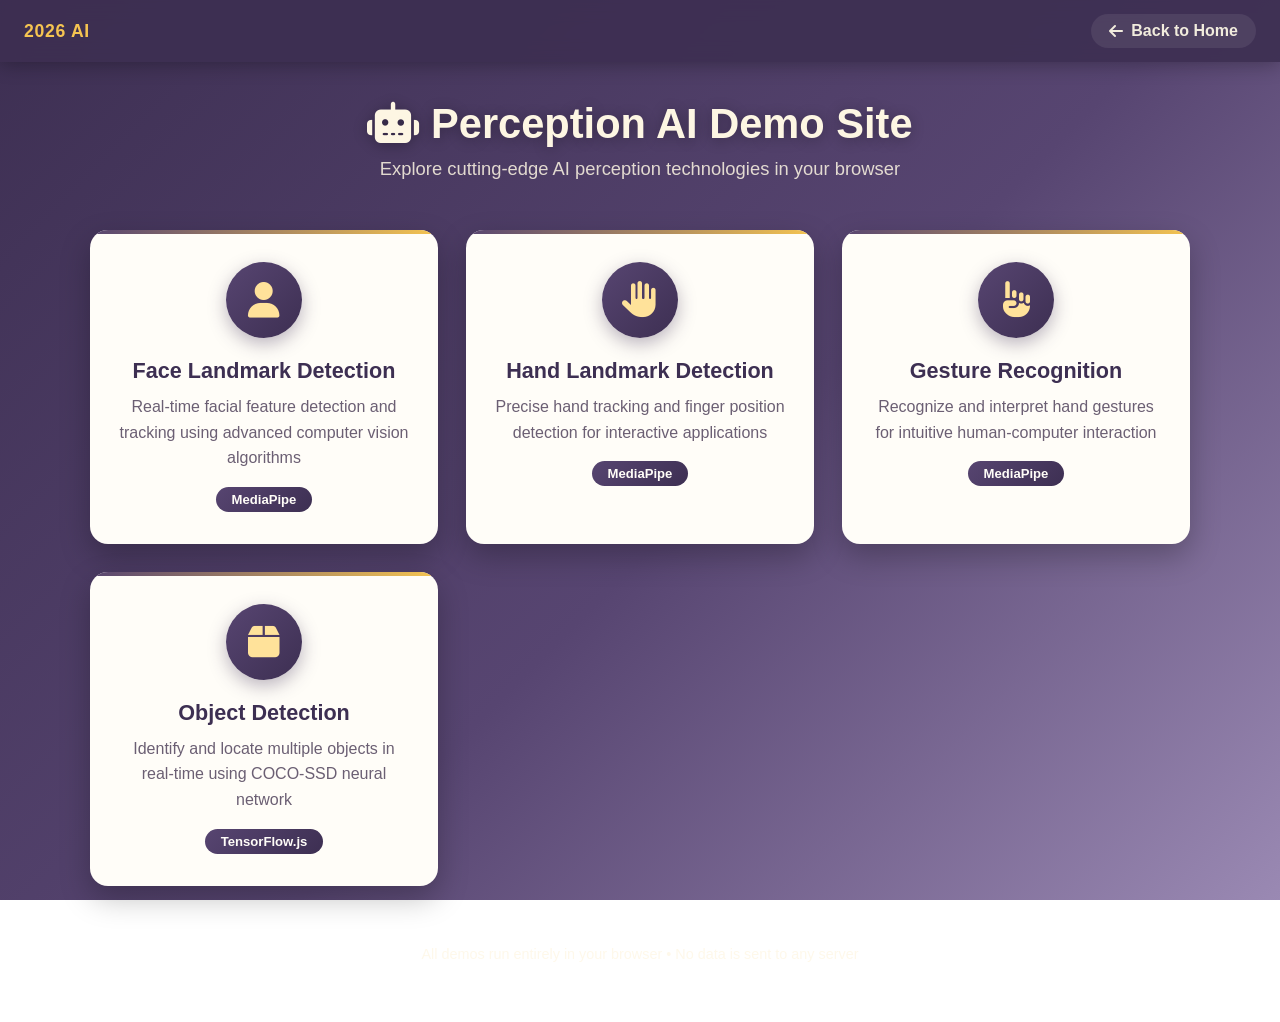
<file: perception_demo.html>
<!DOCTYPE html>
<html lang="en">
<head>
    <meta charset="UTF-8">
    <meta name="viewport" content="width=device-width, initial-scale=1.0">
    <title>Perception AI Demo Site</title>
    <link href="https://cdnjs.cloudflare.com/ajax/libs/font-awesome/6.4.0/css/all.min.css" rel="stylesheet">
    <link rel="icon" type="image/x-icon" href="favicon.ico">
    <style>
        :root {
            --navy-deep:  #3d2f52;
            --navy-mid:   #574571;
            --navy-soft:  #9a89b3;
            --gold:       #f5c451;
            --gold-light: #ffe29a;
            --cream:      #fdf6e3;
        }
        * {
            margin: 0;
            padding: 0;
            box-sizing: border-box;
        }

        body {
            font-family: 'Segoe UI', Tahoma, Geneva, Verdana, sans-serif;
            background: linear-gradient(135deg, var(--navy-deep) 0%, var(--navy-mid) 55%, var(--navy-soft) 100%);
            background-attachment: fixed;
            min-height: 100vh;
            display: flex;
            flex-direction: column;
            align-items: center;
            padding: 100px 20px 60px;
        }

        .topbar {
            position: fixed; top: 0; left: 0; right: 0; z-index: 100;
            display: flex; align-items: center; justify-content: space-between;
            padding: 14px 24px;
            background: rgba(61,47,82,0.92);
            backdrop-filter: blur(10px);
            box-shadow: 0 2px 20px rgba(0,0,0,0.3);
        }
        .topbar .brand { color: var(--gold); font-weight: 700; letter-spacing: 0.04em; font-size: 1.1rem; text-decoration: none; }
        .topbar .back-link {
            color: #f1ecdd; text-decoration: none; font-weight: 600;
            display: inline-flex; align-items: center; gap: 8px;
            background: rgba(255,255,255,0.08); padding: 8px 18px; border-radius: 30px;
            transition: all 0.25s ease;
        }
        .topbar .back-link:hover { background: var(--gold); color: var(--navy-deep); }

        .header {
            text-align: center;
            margin-bottom: 50px;
        }

        .header h1 {
            color: var(--cream);
            font-size: 2.6em;
            font-weight: 700;
            margin-bottom: 10px;
            text-shadow: 0 2px 14px rgba(0,0,0,0.3);
        }

        .header p {
            color: rgba(253,246,227,0.85);
            font-size: 1.15em;
            font-weight: 400;
        }

        .demo-grid {
            display: grid;
            grid-template-columns: repeat(auto-fit, minmax(280px, 1fr));
            gap: 28px;
            max-width: 1100px;
            width: 100%;
        }

        .demo-card {
            background: #fffdf8;
            border-radius: 18px;
            padding: 32px 28px;
            box-shadow: 0 12px 30px rgba(0,0,0,0.25);
            transition: all 0.3s ease;
            cursor: pointer;
            text-decoration: none;
            color: inherit;
            display: flex;
            flex-direction: column;
            align-items: center;
            position: relative;
            overflow: hidden;
        }

        .demo-card::before {
            content: '';
            position: absolute;
            top: 0; left: 0; right: 0;
            height: 4px;
            background: linear-gradient(90deg, var(--navy-mid), var(--gold));
        }

        .demo-card:hover {
            transform: translateY(-10px);
            box-shadow: 0 18px 40px rgba(0,0,0,0.3);
        }

        .icon-container {
            width: 76px;
            height: 76px;
            background: linear-gradient(135deg, var(--navy-mid) 0%, var(--navy-deep) 100%);
            border-radius: 50%;
            display: flex;
            align-items: center;
            justify-content: center;
            margin-bottom: 20px;
            transition: all 0.3s ease;
            box-shadow: 0 6px 18px rgba(61,47,82,0.35);
        }

        .demo-card:hover .icon-container {
            transform: scale(1.1) rotate(5deg);
        }

        .icon {
            font-size: 36px;
            color: var(--gold-light);
        }

        .demo-card h2 {
            font-size: 1.35em;
            color: var(--navy-deep);
            margin-bottom: 10px;
            text-align: center;
        }

        .demo-card p {
            color: #6b5f73;
            text-align: center;
            line-height: 1.6;
        }

        .demo-tag {
            display: inline-block;
            background: linear-gradient(135deg, var(--navy-mid) 0%, var(--navy-deep) 100%);
            color: #fffdf8;
            padding: 5px 16px;
            border-radius: 20px;
            font-size: 0.82em;
            font-weight: 600;
            margin-top: 16px;
        }

        .footer {
            margin-top: 60px;
            color: rgba(253,246,227,0.75);
            text-align: center;
            font-size: 0.9em;
        }

        @media (max-width: 768px) {
            .header h1 { font-size: 2em; }
            .header p { font-size: 1em; }
            .demo-grid { grid-template-columns: 1fr; }
        }
    </style>
</head>
<body>
    <div class="topbar">
        <a class="brand" href="index.html">2026 AI</a>
        <a class="back-link" href="index.html"><i class="fas fa-arrow-left"></i> Back to Home</a>
    </div>

    <div class="header">
        <h1><i class="fas fa-robot"></i> Perception AI Demo Site</h1>
        <p>Explore cutting-edge AI perception technologies in your browser</p>
    </div>

    <div class="demo-grid">
        <a href="mp/face.html" class="demo-card">
            <div class="icon-container">
                <i class="fas fa-user icon"></i>
            </div>
            <h2>Face Landmark Detection</h2>
            <p>Real-time facial feature detection and tracking using advanced computer vision algorithms</p>
            <span class="demo-tag">MediaPipe</span>
        </a>

        <a href="mp/hand.html" class="demo-card">
            <div class="icon-container">
                <i class="fas fa-hand-paper icon"></i>
            </div>
            <h2>Hand Landmark Detection</h2>
            <p>Precise hand tracking and finger position detection for interactive applications</p>
            <span class="demo-tag">MediaPipe</span>
        </a>

        <a href="mp/gesture.html" class="demo-card">
            <div class="icon-container">
                <i class="fas fa-hand-point-up icon"></i>
            </div>
            <h2>Gesture Recognition</h2>
            <p>Recognize and interpret hand gestures for intuitive human-computer interaction</p>
            <span class="demo-tag">MediaPipe</span>
        </a>

        <a href="mp/object.html" class="demo-card">
            <div class="icon-container">
                <i class="fas fa-box icon"></i>
            </div>
            <h2>Object Detection</h2>
            <p>Identify and locate multiple objects in real-time using COCO-SSD neural network</p>
            <span class="demo-tag">TensorFlow.js</span>
        </a>
    </div>

    <div class="footer">
        <p>All demos run entirely in your browser &bull; No data is sent to any server</p>
    </div>
</body>
</html>
</file>
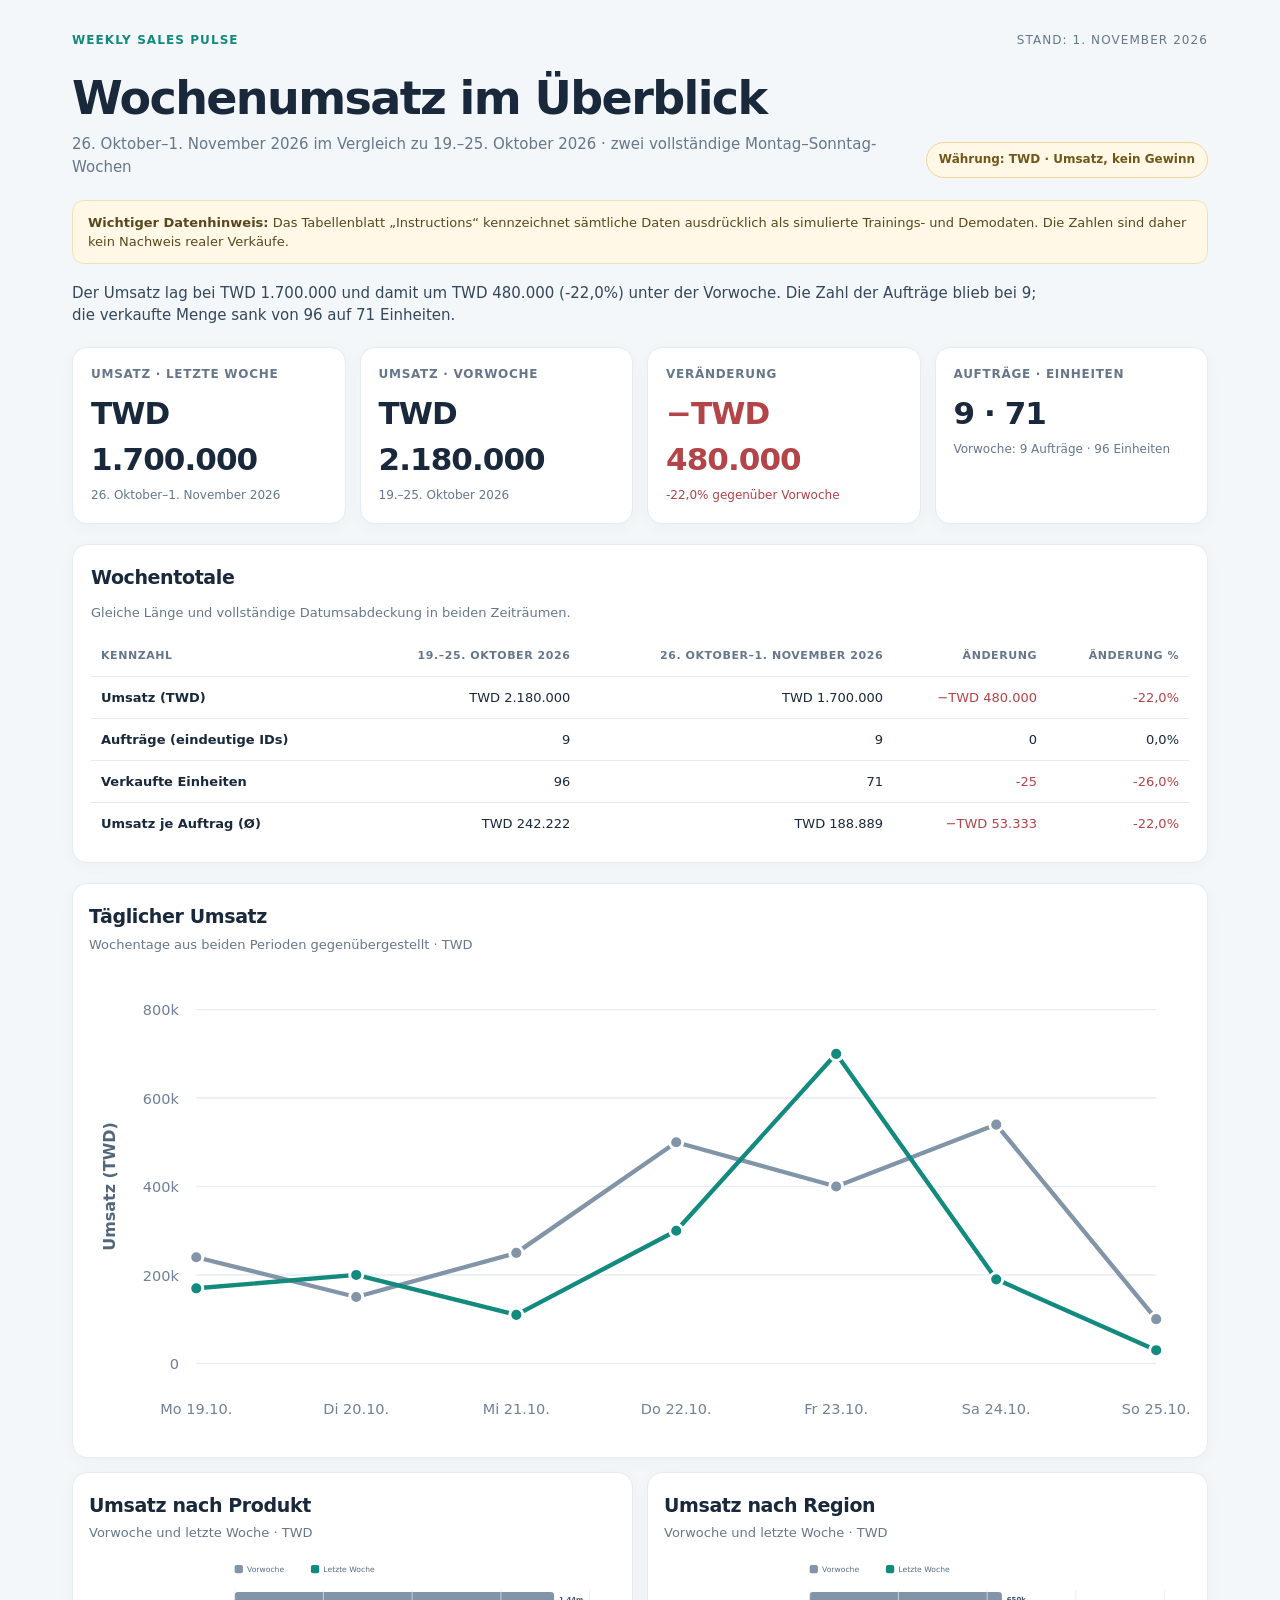
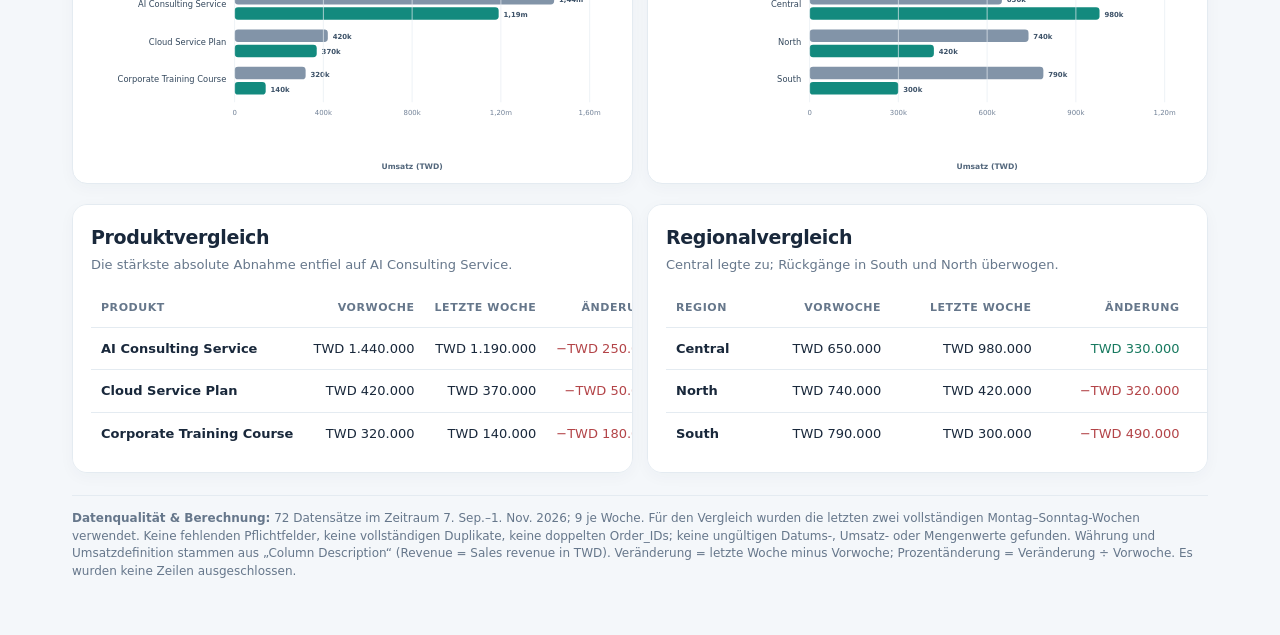
<file: Weekly_Sales_Dashboard.html>
<!doctype html>
<html lang="de"><head><meta charset="utf-8"><meta name="viewport" content="width=device-width, initial-scale=1"><meta name="color-scheme" content="light"><title>Wochenumsatz-Dashboard · 1. November 2026</title>
<style>
:root{--ink:#19283b;--muted:#66778b;--paper:#f4f7fa;--card:#fff;--teal:#138a7e;--blue:#8294a8;--line:#e4ebf1;--red:#b34448;--green:#17795f}
*{box-sizing:border-box}body{margin:0;background:var(--paper);color:var(--ink);font-family:Inter,ui-sans-serif,system-ui,-apple-system,"Segoe UI",sans-serif;line-height:1.48}.wrap{max-width:1180px;margin:0 auto;padding:32px 22px 54px}.topline{display:flex;align-items:center;justify-content:space-between;gap:12px;color:var(--muted);font-size:12px;letter-spacing:.09em;text-transform:uppercase}.mark{font-weight:750;color:var(--teal)}.hero{margin:24px 0 20px;display:flex;align-items:flex-end;justify-content:space-between;gap:20px}h1{font-size:clamp(30px,5vw,46px);line-height:1.08;letter-spacing:-.035em;margin:0 0 10px}.subtitle{margin:0;color:var(--muted);font-size:15px}.badge{white-space:nowrap;border:1px solid #f0d69a;background:#fff8e7;color:#71571a;border-radius:999px;padding:8px 12px;font-size:12px;font-weight:650}.notice{background:#fff8e7;border:1px solid #f1dfb8;color:#59471d;border-radius:12px;padding:12px 15px;margin:22px 0 18px;font-size:13px}.summary{color:#34475b;font-size:15px;margin:0 0 20px;max-width:980px}.grid{display:grid;grid-template-columns:repeat(4,minmax(0,1fr));gap:14px}.card{background:var(--card);border:1px solid var(--line);border-radius:15px;padding:18px;box-shadow:0 4px 16px rgba(22,47,71,.035)}.kpi-label{font-size:12px;color:var(--muted);text-transform:uppercase;letter-spacing:.06em;font-weight:650}.kpi-value{font-size:clamp(22px,3vw,31px);letter-spacing:-.03em;font-weight:750;margin:8px 0 4px}.kpi-meta{font-size:12px;color:var(--muted)}.negative{color:var(--red)!important}.positive{color:var(--green)!important}.neutral{color:var(--muted)!important}h2{font-size:19px;letter-spacing:-.02em;margin:0 0 4px}.section-sub{margin:0 0 15px;color:var(--muted);font-size:13px}.section{margin-top:20px}.table-card{overflow:auto}table{width:100%;border-collapse:collapse;font-size:13px;min-width:660px}th,td{padding:11px 10px;border-bottom:1px solid var(--line);text-align:right;white-space:nowrap}thead th{font-size:11px;text-transform:uppercase;letter-spacing:.05em;color:var(--muted);font-weight:700}th:first-child,td:first-child{text-align:left}tbody tr:last-child th,tbody tr:last-child td{border-bottom:0}.chart-card{padding:18px 16px 10px}.charts{display:grid;grid-template-columns:1fr 1fr;gap:14px}.charts .wide{grid-column:1/-1}.chart-svg{display:block;width:100%;height:auto;overflow:visible}.grid{stroke:#e7edf2;stroke-width:1}.axis{font-size:10px;fill:#718197}.axis-title{font-size:11px;fill:#53677c;font-weight:650}.category{font-size:12px;fill:#33475c}.bar-value{font-size:10px;fill:#3d5268;font-weight:650}.legend{font-size:11px;fill:#586c81}.table-title{margin:0 0 12px}.foot{margin-top:22px;color:var(--muted);font-size:12px;border-top:1px solid var(--line);padding-top:14px}.two-tables{display:grid;grid-template-columns:1fr 1fr;gap:14px}@media(max-width:820px){.grid{grid-template-columns:repeat(2,minmax(0,1fr))}.charts,.two-tables{grid-template-columns:1fr}.charts .wide{grid-column:auto}}@media(max-width:560px){.wrap{padding:22px 14px 38px}.hero{align-items:flex-start;flex-direction:column}.badge{white-space:normal}.grid{gap:9px}.card{padding:14px}.kpi-value{font-size:22px}}
</style></head><body><main class="wrap">
<div class="topline"><span class="mark">Weekly sales pulse</span><span>Stand: 1. November 2026</span></div>
<header class="hero"><div><h1>Wochenumsatz im Überblick</h1><p class="subtitle">26. Oktober–1. November 2026 im Vergleich zu 19.–25. Oktober 2026 · zwei vollständige Montag–Sonntag-Wochen</p></div><div class="badge">Währung: TWD · Umsatz, kein Gewinn</div></header>
<div class="notice"><strong>Wichtiger Datenhinweis:</strong> Das Tabellenblatt „Instructions“ kennzeichnet sämtliche Daten ausdrücklich als simulierte Trainings- und Demodaten. Die Zahlen sind daher kein Nachweis realer Verkäufe.</div>
<p class="summary">Der Umsatz lag bei TWD 1.700.000 und damit um TWD 480.000 (-22,0%) unter der Vorwoche. Die Zahl der Aufträge blieb bei 9; die verkaufte Menge sank von 96 auf 71 Einheiten.</p>
<section class="grid" aria-label="Kennzahlen">
<div class="card"><div class="kpi-label">Umsatz · letzte Woche</div><div class="kpi-value">TWD 1.700.000</div><div class="kpi-meta">26. Oktober–1. November 2026</div></div>
<div class="card"><div class="kpi-label">Umsatz · Vorwoche</div><div class="kpi-value">TWD 2.180.000</div><div class="kpi-meta">19.–25. Oktober 2026</div></div>
<div class="card"><div class="kpi-label">Veränderung</div><div class="kpi-value negative">−TWD 480.000</div><div class="kpi-meta negative">-22,0% gegenüber Vorwoche</div></div>
<div class="card"><div class="kpi-label">Aufträge · Einheiten</div><div class="kpi-value">9 · 71</div><div class="kpi-meta">Vorwoche: 9 Aufträge · 96 Einheiten</div></div>
</section>
<section class="section card table-card"><h2 class="table-title">Wochentotale</h2><p class="section-sub">Gleiche Länge und vollständige Datumsabdeckung in beiden Zeiträumen.</p><table><thead><tr><th>Kennzahl</th><th>19.–25. Oktober 2026</th><th>26. Oktober–1. November 2026</th><th>Änderung</th><th>Änderung %</th></tr></thead><tbody>
<tr><th scope="row">Umsatz (TWD)</th><td>TWD 2.180.000</td><td>TWD 1.700.000</td><td class="negative">−TWD 480.000</td><td class="negative">-22,0%</td></tr>
<tr><th scope="row">Aufträge (eindeutige IDs)</th><td>9</td><td>9</td><td>0</td><td>0,0%</td></tr>
<tr><th scope="row">Verkaufte Einheiten</th><td>96</td><td>71</td><td class="negative">-25</td><td class="negative">-26,0%</td></tr>
<tr><th scope="row">Umsatz je Auftrag (Ø)</th><td>TWD 242.222</td><td>TWD 188.889</td><td class="negative">−TWD 53.333</td><td class="negative">-22,0%</td></tr>
</tbody></table></section>
<section class="section"><div class="charts">
<div class="card chart-card wide"><h2>Täglicher Umsatz</h2><p class="section-sub">Wochentage aus beiden Perioden gegenübergestellt · TWD</p><svg class="chart-svg" viewBox="0 0 760 330" role="img" aria-labelledby="trend-title trend-desc"><title id="trend-title">Täglicher Umsatzvergleich</title><desc id="trend-desc">Täglicher Umsatz in TWD über zwei vollständige Wochen, Montag bis Sonntag.</desc><line x1="74" y1="272.0" x2="736" y2="272.0" class="grid"/><text x="62" y="276.0" text-anchor="end" class="axis">0</text><line x1="74" y1="211.0" x2="736" y2="211.0" class="grid"/><text x="62" y="215.0" text-anchor="end" class="axis">200k</text><line x1="74" y1="150.0" x2="736" y2="150.0" class="grid"/><text x="62" y="154.0" text-anchor="end" class="axis">400k</text><line x1="74" y1="89.0" x2="736" y2="89.0" class="grid"/><text x="62" y="93.0" text-anchor="end" class="axis">600k</text><line x1="74" y1="28.0" x2="736" y2="28.0" class="grid"/><text x="62" y="32.0" text-anchor="end" class="axis">800k</text><text x="18" y="150.0" transform="rotate(-90 18 150.0)" text-anchor="middle" class="axis-title">Umsatz (TWD)</text><text x="74.0" y="307" text-anchor="middle" class="axis">Mo 19.10.</text><text x="184.3" y="307" text-anchor="middle" class="axis">Di 20.10.</text><text x="294.7" y="307" text-anchor="middle" class="axis">Mi 21.10.</text><text x="405.0" y="307" text-anchor="middle" class="axis">Do 22.10.</text><text x="515.3" y="307" text-anchor="middle" class="axis">Fr 23.10.</text><text x="625.7" y="307" text-anchor="middle" class="axis">Sa 24.10.</text><text x="736.0" y="307" text-anchor="middle" class="axis">So 25.10.</text><polyline points="74.0,198.8 184.3,226.2 294.7,195.8 405.0,119.5 515.3,150.0 625.7,107.3 736.0,241.5" fill="none" stroke="#8294a8" stroke-width="3" stroke-linecap="round" stroke-linejoin="round"/><circle cx="74.0" cy="198.8" r="4.5" fill="#8294a8" stroke="white" stroke-width="2"><title>Vorwoche: TWD 240.000</title></circle><circle cx="184.3" cy="226.2" r="4.5" fill="#8294a8" stroke="white" stroke-width="2"><title>Vorwoche: TWD 150.000</title></circle><circle cx="294.7" cy="195.8" r="4.5" fill="#8294a8" stroke="white" stroke-width="2"><title>Vorwoche: TWD 250.000</title></circle><circle cx="405.0" cy="119.5" r="4.5" fill="#8294a8" stroke="white" stroke-width="2"><title>Vorwoche: TWD 500.000</title></circle><circle cx="515.3" cy="150.0" r="4.5" fill="#8294a8" stroke="white" stroke-width="2"><title>Vorwoche: TWD 400.000</title></circle><circle cx="625.7" cy="107.3" r="4.5" fill="#8294a8" stroke="white" stroke-width="2"><title>Vorwoche: TWD 540.000</title></circle><circle cx="736.0" cy="241.5" r="4.5" fill="#8294a8" stroke="white" stroke-width="2"><title>Vorwoche: TWD 100.000</title></circle><polyline points="74.0,220.2 184.3,211.0 294.7,238.5 405.0,180.5 515.3,58.5 625.7,214.0 736.0,262.9" fill="none" stroke="#138a7e" stroke-width="3" stroke-linecap="round" stroke-linejoin="round"/><circle cx="74.0" cy="220.2" r="4.5" fill="#138a7e" stroke="white" stroke-width="2"><title>Letzte Woche: TWD 170.000</title></circle><circle cx="184.3" cy="211.0" r="4.5" fill="#138a7e" stroke="white" stroke-width="2"><title>Letzte Woche: TWD 200.000</title></circle><circle cx="294.7" cy="238.5" r="4.5" fill="#138a7e" stroke="white" stroke-width="2"><title>Letzte Woche: TWD 110.000</title></circle><circle cx="405.0" cy="180.5" r="4.5" fill="#138a7e" stroke="white" stroke-width="2"><title>Letzte Woche: TWD 300.000</title></circle><circle cx="515.3" cy="58.5" r="4.5" fill="#138a7e" stroke="white" stroke-width="2"><title>Letzte Woche: TWD 700.000</title></circle><circle cx="625.7" cy="214.0" r="4.5" fill="#138a7e" stroke="white" stroke-width="2"><title>Letzte Woche: TWD 190.000</title></circle><circle cx="736.0" cy="262.9" r="4.5" fill="#138a7e" stroke="white" stroke-width="2"><title>Letzte Woche: TWD 30.000</title></circle></svg></div>
<div class="card chart-card"><h2>Umsatz nach Produkt</h2><p class="section-sub">Vorwoche und letzte Woche · TWD</p><svg class="chart-svg" viewBox="0 0 760 310" role="img" aria-label="Umsatz nach Produkt, Vorwoche gegenüber letzter Woche"><rect x="210" y="10" width="12" height="12" rx="3" fill="#8294a8"/><text x="228" y="20" class="legend">Vorwoche</text><rect x="320" y="10" width="12" height="12" rx="3" fill="#138a7e"/><text x="338" y="20" class="legend">Letzte Woche</text><text x="198" y="71" text-anchor="end" class="category">AI Consulting Service</text><rect x="210" y="49" width="460.8" height="18" rx="5" fill="#8294a8"/><text x="677.8" y="63" class="bar-value">1,44m</text><rect x="210" y="71" width="380.8" height="18" rx="5" fill="#138a7e"/><text x="597.8" y="85" class="bar-value">1,19m</text><text x="198" y="125" text-anchor="end" class="category">Cloud Service Plan</text><rect x="210" y="103" width="134.4" height="18" rx="5" fill="#8294a8"/><text x="351.4" y="117" class="bar-value">420k</text><rect x="210" y="125" width="118.4" height="18" rx="5" fill="#138a7e"/><text x="335.4" y="139" class="bar-value">370k</text><text x="198" y="179" text-anchor="end" class="category">Corporate Training Course</text><rect x="210" y="157" width="102.4" height="18" rx="5" fill="#8294a8"/><text x="319.4" y="171" class="bar-value">320k</text><rect x="210" y="179" width="44.8" height="18" rx="5" fill="#138a7e"/><text x="261.8" y="193" class="bar-value">140k</text><line x1="210.0" y1="45" x2="210.0" y2="208" class="grid"/><text x="210.0" y="227" text-anchor="middle" class="axis">0</text><line x1="338.0" y1="45" x2="338.0" y2="208" class="grid"/><text x="338.0" y="227" text-anchor="middle" class="axis">400k</text><line x1="466.0" y1="45" x2="466.0" y2="208" class="grid"/><text x="466.0" y="227" text-anchor="middle" class="axis">800k</text><line x1="594.0" y1="45" x2="594.0" y2="208" class="grid"/><text x="594.0" y="227" text-anchor="middle" class="axis">1,20m</text><line x1="722.0" y1="45" x2="722.0" y2="208" class="grid"/><text x="722.0" y="227" text-anchor="middle" class="axis">1,60m</text><text x="466.0" y="305" text-anchor="middle" class="axis-title">Umsatz (TWD)</text></svg></div>
<div class="card chart-card"><h2>Umsatz nach Region</h2><p class="section-sub">Vorwoche und letzte Woche · TWD</p><svg class="chart-svg" viewBox="0 0 760 310" role="img" aria-label="Umsatz nach Region, Vorwoche gegenüber letzter Woche"><rect x="210" y="10" width="12" height="12" rx="3" fill="#8294a8"/><text x="228" y="20" class="legend">Vorwoche</text><rect x="320" y="10" width="12" height="12" rx="3" fill="#138a7e"/><text x="338" y="20" class="legend">Letzte Woche</text><text x="198" y="71" text-anchor="end" class="category">Central</text><rect x="210" y="49" width="277.3" height="18" rx="5" fill="#8294a8"/><text x="494.3" y="63" class="bar-value">650k</text><rect x="210" y="71" width="418.1" height="18" rx="5" fill="#138a7e"/><text x="635.1" y="85" class="bar-value">980k</text><text x="198" y="125" text-anchor="end" class="category">North</text><rect x="210" y="103" width="315.7" height="18" rx="5" fill="#8294a8"/><text x="532.7" y="117" class="bar-value">740k</text><rect x="210" y="125" width="179.2" height="18" rx="5" fill="#138a7e"/><text x="396.2" y="139" class="bar-value">420k</text><text x="198" y="179" text-anchor="end" class="category">South</text><rect x="210" y="157" width="337.1" height="18" rx="5" fill="#8294a8"/><text x="554.1" y="171" class="bar-value">790k</text><rect x="210" y="179" width="128.0" height="18" rx="5" fill="#138a7e"/><text x="345.0" y="193" class="bar-value">300k</text><line x1="210.0" y1="45" x2="210.0" y2="208" class="grid"/><text x="210.0" y="227" text-anchor="middle" class="axis">0</text><line x1="338.0" y1="45" x2="338.0" y2="208" class="grid"/><text x="338.0" y="227" text-anchor="middle" class="axis">300k</text><line x1="466.0" y1="45" x2="466.0" y2="208" class="grid"/><text x="466.0" y="227" text-anchor="middle" class="axis">600k</text><line x1="594.0" y1="45" x2="594.0" y2="208" class="grid"/><text x="594.0" y="227" text-anchor="middle" class="axis">900k</text><line x1="722.0" y1="45" x2="722.0" y2="208" class="grid"/><text x="722.0" y="227" text-anchor="middle" class="axis">1,20m</text><text x="466.0" y="305" text-anchor="middle" class="axis-title">Umsatz (TWD)</text></svg></div>
</div></section>
<section class="section two-tables">
<div class="card table-card"><h2>Produktvergleich</h2><p class="section-sub">Die stärkste absolute Abnahme entfiel auf AI Consulting Service.</p><table><thead><tr><th>Produkt</th><th>Vorwoche</th><th>Letzte Woche</th><th>Änderung</th><th>Änderung %</th></tr></thead><tbody><tr><th scope="row">AI Consulting Service</th><td>TWD 1.440.000</td><td>TWD 1.190.000</td><td class="negative">−TWD 250.000</td><td class="negative">-17,4%</td></tr><tr><th scope="row">Cloud Service Plan</th><td>TWD 420.000</td><td>TWD 370.000</td><td class="negative">−TWD 50.000</td><td class="negative">-11,9%</td></tr><tr><th scope="row">Corporate Training Course</th><td>TWD 320.000</td><td>TWD 140.000</td><td class="negative">−TWD 180.000</td><td class="negative">-56,3%</td></tr></tbody></table></div>
<div class="card table-card"><h2>Regionalvergleich</h2><p class="section-sub">Central legte zu; Rückgänge in South und North überwogen.</p><table><thead><tr><th>Region</th><th>Vorwoche</th><th>Letzte Woche</th><th>Änderung</th><th>Änderung %</th></tr></thead><tbody><tr><th scope="row">Central</th><td>TWD 650.000</td><td>TWD 980.000</td><td class="positive">TWD 330.000</td><td class="positive">+50,8%</td></tr><tr><th scope="row">North</th><td>TWD 740.000</td><td>TWD 420.000</td><td class="negative">−TWD 320.000</td><td class="negative">-43,2%</td></tr><tr><th scope="row">South</th><td>TWD 790.000</td><td>TWD 300.000</td><td class="negative">−TWD 490.000</td><td class="negative">-62,0%</td></tr></tbody></table></div>
</section>
<footer class="foot"><strong>Datenqualität &amp; Berechnung:</strong> 72 Datensätze im Zeitraum 7. Sep.–1. Nov. 2026; 9 je Woche. Für den Vergleich wurden die letzten zwei vollständigen Montag–Sonntag-Wochen verwendet. Keine fehlenden Pflichtfelder, keine vollständigen Duplikate, keine doppelten Order_IDs; keine ungültigen Datums-, Umsatz- oder Mengenwerte gefunden. Währung und Umsatzdefinition stammen aus „Column Description“ (Revenue = Sales revenue in TWD). Veränderung = letzte Woche minus Vorwoche; Prozentänderung = Veränderung ÷ Vorwoche. Es wurden keine Zeilen ausgeschlossen.</footer>
</main></body></html>
</file>
<file: style.css>
/* ============================================================
   2026 AI Personal Site - shared styles
   Theme: elegant navy x rose gold (academic tone)
   ============================================================ */
:root {
    --navy-deep:   #3d2f52;   /* primary: deep purple */
    --navy-mid:    #574571;   /* gradient mid-point */
    --navy-soft:   #9a89b3;   /* gradient end / secondary (soft purple) */
    --gold:        #caa4a4;   /* accent rose gold */
    --gold-light:  #e3c9c9;   /* soft rose gold (hover, borders) */
    --cream:       #f9f6f4;   /* warm off-white background */
    --cream-deep:  #f1e9ef;   /* card base / light background */
    --ink:         #2c2733;   /* primary text */
    --ink-soft:    #6b5f73;   /* secondary text */

    --gradient-navy: linear-gradient(135deg, var(--navy-deep) 0%, var(--navy-mid) 55%, var(--navy-soft) 100%);
    --shadow-navy: rgba(61, 47, 82, 0.18);
}

* {
    margin: 0;
    padding: 0;
    box-sizing: border-box;
}

body {
    font-family: 'Noto Serif TC', 'PingFang TC', 'Microsoft JhengHei', 'Segoe UI', serif;
    line-height: 1.7;
    color: var(--ink);
    background: var(--cream);
}

a { text-decoration: none; }

/* ---------------- Navigation ---------------- */
.navbar {
    background: rgba(61, 47, 82, 0.96) !important;
    backdrop-filter: blur(10px);
    box-shadow: 0 2px 20px var(--shadow-navy);
    transition: all 0.3s ease;
}

.navbar-brand {
    font-weight: 700;
    font-size: 1.5rem;
    color: var(--gold-light) !important;
    letter-spacing: 0.03em;
}

.navbar-nav .nav-link {
    color: #f1ecdd !important;
    font-weight: 500;
    margin: 0 10px;
    transition: all 0.3s ease;
}

.navbar-nav .nav-link:hover {
    color: var(--gold) !important;
    transform: translateY(-2px);
}

/* ---------------- Hero ---------------- */
.hero {
    background: var(--gradient-navy);
    min-height: 100vh;
    display: flex;
    align-items: center;
    color: #f7f4ec;
    position: relative;
    overflow: hidden;
    padding-top: 76px;
}

.hero::before {
    content: '';
    position: absolute;
    inset: 0;
    background: url("data:image/svg+xml,%3Csvg xmlns='http://www.w3.org/2000/svg' viewBox='0 0 1000 1000'%3E%3Ccircle cx='200' cy='200' r='100' fill='rgba(201,162,39,0.07)'/%3E%3Ccircle cx='800' cy='300' r='150' fill='rgba(255,255,255,0.04)'/%3E%3Ccircle cx='600' cy='700' r='120' fill='rgba(201,162,39,0.05)'/%3E%3C/svg%3E");
    animation: float 14s ease-in-out infinite;
    will-change: transform;
    transform: translate3d(0,0,0);
    pointer-events: none;
}
@keyframes float {
    0%, 100% { transform: translate3d(0, 0, 0) scale(1); }
    50%      { transform: translate3d(24px, -60px, 0) scale(1.03); }
}

.hero-content { position: relative; z-index: 2; }

.hero h1 {
    font-size: 3.2rem;
    font-weight: 700;
    margin-bottom: 0.6rem;
    letter-spacing: 0.04em;
    text-shadow: 2px 2px 6px rgba(0,0,0,0.35);
}

.hero .subtitle {
    font-size: 1.2rem;
    margin-bottom: 1.6rem;
    opacity: 0.92;
}

.titles-container { margin-bottom: 0.8rem; }

.title-line {
    position: relative;
    padding-left: 0;
    font-weight: 600;
    color: #f5c451 !important;
    margin-bottom: 0.3rem !important;
    display: flex;
    align-items: center;
}
.title-line:before {
    content: "◆";
    color: #f5c451;
    font-size: 0.8em;
    margin-right: 0.5rem;
    text-shadow: 0 0 8px rgba(245,196,81,0.6);
}
.title-line:last-child { margin-bottom: 0 !important; }

/* ---------------- Profile Image ---------------- */
.profile-img {
    width: clamp(250px, 33vw, 340px);
    height: clamp(250px, 33vw, 340px);
    border-radius: 50%;
    aspect-ratio: 1 / 1;
    object-fit: cover;
    border: 5px solid #fffdf6;
    box-shadow:
        0 0 0 3px var(--gold),
        0 0 0 6px #8a5a66,
        0 12px 32px rgba(0,0,0,0.30);
    transition: transform 0.35s ease, box-shadow 0.35s ease;
}
.profile-img:hover {
    transform: scale(1.05);
    box-shadow:
        0 0 0 3px var(--gold-light),
        0 0 0 6px var(--gold),
        0 18px 40px rgba(0,0,0,0.35);
}
.hero .profile-img { border-radius: 50% !important; }

/* ---------------- Sections ---------------- */
.section { padding: 80px 0; }

.section-title {
    text-align: center;
    font-size: 2.3rem;
    margin-bottom: 3rem;
    color: var(--navy-deep);
    font-weight: 700;
    position: relative;
}
.section-title::after {
    content: '';
    display: block;
    width: 60px;
    height: 3px;
    background: var(--gold);
    margin: 0.8rem auto 0;
    border-radius: 2px;
}

.bg-light { background: var(--cream-deep) !important; }

/* ---------------- Cards ---------------- */
.card {
    border: none;
    border-radius: 15px;
    box-shadow: 0 10px 30px var(--shadow-navy);
    transition: transform 0.3s ease, box-shadow 0.3s ease;
    background: #fffdf8;
}
.card:hover {
    transform: translateY(-8px);
    box-shadow: 0 20px 40px rgba(61, 47, 82, 0.25);
}

/* ---------------- Filter Buttons ---------------- */
.filter-buttons { text-align: center; margin-bottom: 3rem; }

.filter-btn {
    background: #fffdf8;
    color: var(--navy-mid);
    border: 2px solid var(--navy-mid);
    padding: 10px 25px;
    margin: 5px;
    border-radius: 25px;
    font-weight: 500;
    transition: all 0.3s ease;
}
.filter-btn:hover,
.filter-btn.active {
    background: var(--navy-mid);
    color: #fffdf8;
    transform: translateY(-2px);
    box-shadow: 0 5px 15px var(--shadow-navy);
}

/* ---------------- Project Grid ---------------- */
.project-grid {
    display: grid;
    grid-template-columns: repeat(auto-fit, minmax(300px, 1fr));
    gap: 2rem;
    margin-top: 2rem;
}

.project-card {
    background: #fffdf8;
    padding: 2rem;
    border-radius: 15px;
    box-shadow: 0 5px 20px rgba(61, 47, 82, 0.12);
    transition: all 0.3s ease;
    cursor: pointer;
    position: relative;
    overflow: hidden;
}
.project-card::before {
    content: '';
    position: absolute;
    top: 0; left: 0;
    width: 100%; height: 4px;
    background: linear-gradient(90deg, var(--navy-mid), var(--gold));
}
.project-card:hover {
    transform: translateY(-10px);
    box-shadow: 0 15px 35px rgba(61, 47, 82, 0.22);
}

.project-number {
    background: var(--gradient-navy);
    color: var(--gold-light);
    width: 40px; height: 40px;
    border-radius: 50%;
    display: flex; align-items: center; justify-content: center;
    font-weight: 700;
    margin-bottom: 1rem;
}

.project-card h5 { color: var(--navy-deep); margin-bottom: 1rem; font-weight: 700; }

/* ---------------- Student Portfolio CTA ---------------- */
.portfolio-cta {
    background: #fffdf8;
    border: 1px solid rgba(201,162,39,0.35);
    border-radius: 20px;
    box-shadow: 0 10px 30px var(--shadow-navy);
    padding: 3rem 2rem;
    text-align: center;
}
.portfolio-cta i { color: var(--gold); font-size: 2.4rem; margin-bottom: 1rem; }
.btn-elegant {
    display: inline-flex;
    align-items: center;
    gap: 0.5rem;
    background: var(--gradient-navy);
    color: #fffdf8 !important;
    padding: 0.7rem 2rem;
    border-radius: 50px;
    font-weight: 600;
    margin-top: 1rem;
    transition: all 0.3s ease;
    box-shadow: 0 6px 18px var(--shadow-navy);
}
.btn-elegant:hover {
    transform: translateY(-3px);
    box-shadow: 0 10px 24px rgba(20,38,64,0.3);
    color: var(--gold-light) !important;
}

/* ---------------- Contact ---------------- */
.contact-info {
    background: #fffdf8;
    padding: 3rem;
    border-radius: 20px;
    box-shadow: 0 10px 30px var(--shadow-navy);
}
.contact-item {
    display: flex;
    align-items: center;
    margin-bottom: 2rem;
    padding: 1rem;
    background: var(--cream-deep);
    border-radius: 10px;
    transition: transform 0.3s ease;
}
.contact-item:hover { transform: translateX(10px); }
.contact-item i { font-size: 2rem; color: var(--gold); margin-right: 1rem; width: 50px; }
.contact-item a { color: var(--navy-deep) !important; text-decoration: none; }
.contact-item a:hover { color: var(--gold) !important; }

/* ---------------- Footer ---------------- */
.footer {
    background: var(--navy-deep);
    color: #e3d2da;
    text-align: center;
    padding: 2rem 0;
}

/* ---------------- Generic page header (unit / homework) ---------------- */
.project-header {
    background: var(--gradient-navy);
    color: #f7f4ec;
    padding: 120px 0 40px;
    position: relative;
    overflow: hidden;
}
.project-header::before {
    content: '';
    position: absolute;
    inset: 0;
    background: url("data:image/svg+xml,%3Csvg xmlns='http://www.w3.org/2000/svg' viewBox='0 0 1000 1000'%3E%3Ccircle cx='200' cy='200' r='80' fill='rgba(201,162,39,0.07)'/%3E%3Ccircle cx='800' cy='150' r='120' fill='rgba(255,255,255,0.04)'/%3E%3Ccircle cx='500' cy='400' r='100' fill='rgba(201,162,39,0.05)'/%3E%3C/svg%3E");
    animation: float 15s ease-in-out infinite;
    pointer-events: none;
}
.project-title {
    color: #fffdf8 !important;
    font-weight: 700;
    font-size: 2.4rem;
    position: relative;
    z-index: 2;
    text-shadow: 2px 4px 8px rgba(0,0,0,0.3);
}
.project-subtitle {
    color: rgba(247,244,236,0.88) !important;
    font-size: 1.1rem;
    margin-top: 0.5rem;
    position: relative;
    z-index: 2;
}
.back-btn {
    position: relative;
    z-index: 3;
    background: rgba(255, 253, 248, 0.95);
    color: var(--navy-deep) !important;
    padding: 0.5rem 1.5rem;
    border-radius: 50px;
    text-decoration: none;
    display: inline-flex;
    align-items: center;
    gap: 0.5rem;
    font-weight: 600;
    border: 1px solid rgba(201,162,39,0.3);
    box-shadow: 0 4px 15px rgba(0,0,0,0.2);
    transition: all 0.3s ease;
}
.back-btn:hover {
    background: #fffdf8;
    color: var(--gold) !important;
    transform: translateY(-2px);
}
.breadcrumb-item a { color: #fffdf8; }
.breadcrumb-item a:hover { color: var(--gold); }
.breadcrumb-item.active { color: var(--gold-light); }

/* ---------------- Animations ---------------- */
.fade-in { opacity: 0; transform: translateY(30px); transition: all 0.8s ease; }
.fade-in.visible { opacity: 1; transform: translateY(0); }

/* ---------------- Responsive ---------------- */
@media (max-width: 768px) {
    .hero h1 { font-size: 2.3rem; }
    .profile-img { width: 190px; height: 190px; }
    .project-grid { grid-template-columns: 1fr; }
    .section-title { font-size: 1.9rem; }
    .filter-btn { padding: 8px 20px; font-size: 0.9rem; }
    .project-card { padding: 1.5rem; }
    .contact-info { padding: 2rem; }
    .project-title { font-size: 2rem; }
}

@media (max-width: 576px) {
    .hero h1 { font-size: 1.9rem; }
    .hero .subtitle { font-size: 1.05rem; }
    .section { padding: 60px 0; }
    .profile-img { width: 160px; height: 160px; }
    .project-card { padding: 1.2rem; }
    .contact-info { padding: 1.5rem; }
    .contact-item { flex-direction: column; text-align: center; }
    .contact-item i { margin-right: 0; margin-bottom: 0.5rem; }
}
</file>
